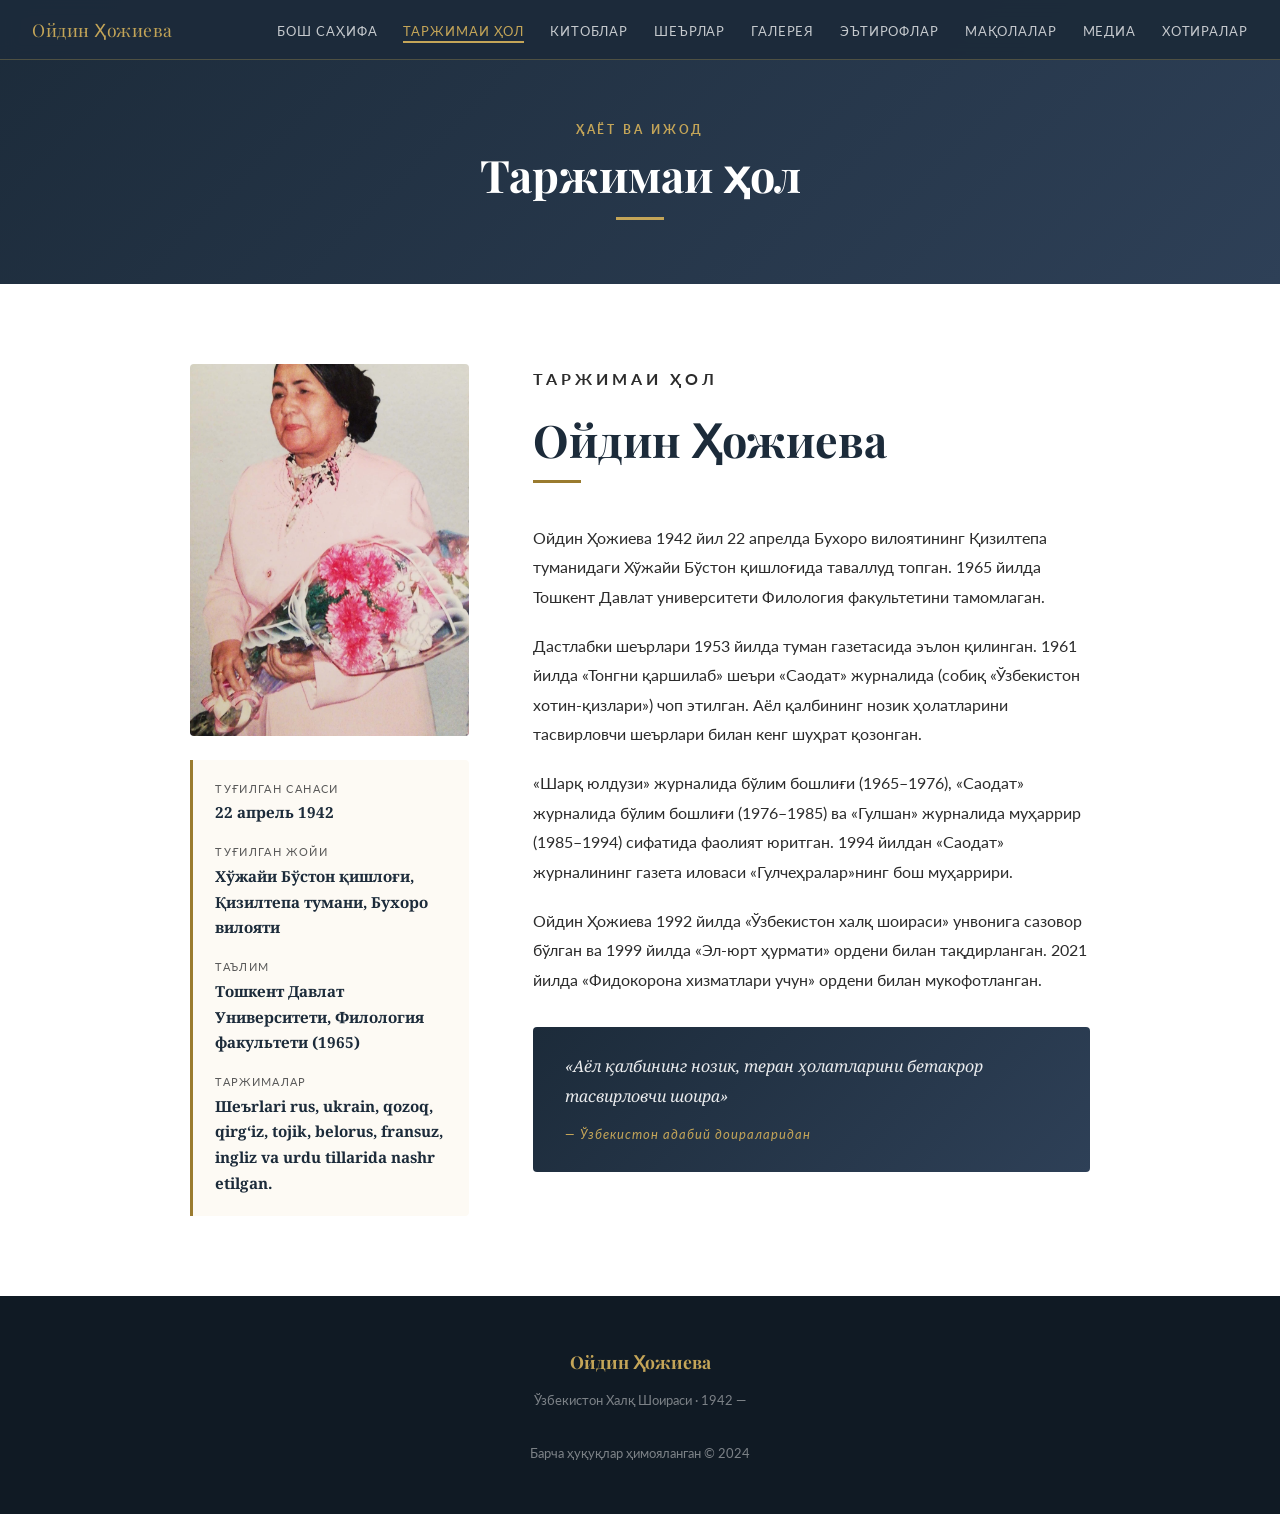
<file: biography.html>
<!DOCTYPE html>
<html lang="uz">
<head>
  <meta charset="UTF-8" />
  <meta name="viewport" content="width=device-width, initial-scale=1.0" />
  <title>Таржимаи ҳол — Ойдин Ҳожиева</title>
  <link rel="preconnect" href="https://fonts.googleapis.com" />
  <link rel="preconnect" href="https://fonts.gstatic.com" crossorigin />
  <link href="https://fonts.googleapis.com/css2?family=Playfair+Display:ital,wght@0,400;0,700;1,400;1,700&family=Noto+Serif:ital,wght@0,400;0,700;1,400&family=Lato:wght@300;400;700&display=swap" rel="stylesheet" />
  <link rel="stylesheet" href="style.css" />
</head>
<body>

  <nav>
    <a href="index.html" class="nav-brand">Ойдин Ҳожиева</a>
    <ul class="nav-links">
      <li><a href="index.html">Бош саҳифа</a></li>
      <li><a href="biography.html" class="active">Таржимаи ҳол</a></li>
      <li><a href="books.html">Китоблар</a></li>
      <li><a href="poems.html">Шеърлар</a></li>
      <li><a href="gallery.html">Галерея</a></li>
      <li><a href="tributes.html">Эътирофлар</a></li>
      <li><a href="interviews.html">Мақолалар</a></li>
      <li><a href="media.html">Медиа</a></li>
      <li><a href="memories.html">Хотиралар</a></li>
    </ul>
  </nav>

  <div class="page-header">
    <p class="section-label">Ҳаёт ва ижод</p>
    <h1 class="section-title">Таржимаи ҳол</h1>
    <div class="section-divider"></div>
  </div>

  <section style="background: var(--white);">
    <div class="container">
      <div class="bio-grid">

        <!-- Sidebar -->
        <div class="bio-sidebar">
          <!-- TO ADD A PHOTO: replace "photos/portraits/oydin.jpg" with your photo file name
               and make sure the photo file is saved in the photos/portraits/ folder -->
          <img class="bio-photo" id="bio-photo-img" src="photos/portraits/oydin.jpg"
               alt="Ойдин Ҳожиева"
               onload="document.getElementById('photo-placeholder').style.display='none';"
               onerror="this.style.display='none'; document.getElementById('photo-placeholder').style.display='flex';" />
          <div class="bio-photo-placeholder" id="photo-placeholder"
               onclick="document.getElementById('photo-upload').click()" title="Расм қўшиш учун босинг">
            <span class="icon">🖼</span>
            Расм қўшиш учун<br>шу ерга босинг
          </div>
          <input type="file" id="photo-upload" accept="image/*" style="display:none" onchange="loadPhoto(event)" />

          <div class="bio-stats">
            <div class="bio-stat">
              <span class="bio-stat-label">Туғилган санаси</span>
              <span class="bio-stat-value">22 апрель 1942</span>
            </div>
            <div class="bio-stat">
              <span class="bio-stat-label">Туғилган жойи</span>
              <span class="bio-stat-value">Хўжайи Бўстон қишлоғи, Қизилтепа тумани, Бухоро вилояти</span>
            </div>
            <div class="bio-stat">
              <span class="bio-stat-label">Таълим</span>
              <span class="bio-stat-value">Тошкент Давлат Университети, Филология факультети (1965)</span>
            </div>
            <div class="bio-stat">
              <span class="bio-stat-label">Таржималар</span>
              <span class="bio-stat-value">Шеъrlari rus, ukrain, qozoq, qirgʻiz, tojik, belorus, fransuz, ingliz va urdu tillarida nashr etilgan.</span>
            </div>
          </div>
        </div>

        <!-- Content -->
        <div class="bio-content">
          <p class="section-label">Таржимаи ҳол</p>
          <h2 class="section-title">Ойдин Ҳожиева</h2>
          <div class="section-divider"></div>

          <p>
            Ойдин Ҳожиева 1942 йил 22 апрелда Бухоро вилоятининг Қизилтепа туманидаги
            Хўжайи Бўстон қишлоғида таваллуд топган. 1965 йилда Тошкент Давлат университети
            Филология факультетини тамомлаган.
          </p>

          <p>
            Дастлабки шеърлари 1953 йилда туман газетасида эълон қилинган. 1961 йилда
            «Тонгни қаршилаб» шеъри «Саодат» журналида (собиқ «Ўзбекистон хотин-қизлари»)
            чоп этилган. Аёл қалбининг нозик ҳолатларини тасвирловчи шеърлари билан
            кенг шуҳрат қозонган.
          </p>

          <p>
            «Шарқ юлдузи» журналида бўлим бошлиғи (1965–1976), «Саодат» журналида
            бўлим бошлиғи (1976–1985) ва «Гулшан» журналида муҳаррир (1985–1994)
            сифатида фаолият юритган. 1994 йилдан «Саодат» журналининг газета
            иловаси «Гулчеҳралар»нинг бош муҳаррири.
          </p>

          <p>
            Ойдин Ҳожиева 1992 йилда «Ўзбекистон халқ шоираси» унвонига сазовор бўлган
            ва 1999 йилда «Эл-юрт ҳурмати» ордени билан тақдирланган. 2021 йилда
            «Фидокорона хизматлари учун» ордени билан мукофотланган.
          </p>

          <div class="highlight-box">
            <p>«Аёл қалбининг нозик, теран ҳолатларини бетакрор тасвирловчи шоира»</p>
            <cite>— Ўзбекистон адабий доираларидан</cite>
          </div>
        </div>

      </div>
    </div>
  </section>

  <footer>
    <strong>Ойдин Ҳожиева</strong>
    Ўзбекистон Халқ Шоираси · 1942 —
    <br><br>
    Барча ҳуқуқлар ҳимояланган © 2024
  </footer>

  <script>
    function loadPhoto(event) {
      const file = event.target.files[0];
      if (!file) return;
      const reader = new FileReader();
      reader.onload = function(e) {
        const img = document.getElementById('bio-photo-img');
        img.src = e.target.result;
        img.style.display = 'block';
        document.getElementById('photo-placeholder').style.display = 'none';
      };
      reader.readAsDataURL(file);
    }

    // Show placeholder if photo file not found
    window.addEventListener('load', function() {
      const img = document.getElementById('bio-photo-img');
      if (!img.complete || img.naturalWidth === 0) {
        img.style.display = 'none';
        document.getElementById('photo-placeholder').style.display = 'flex';
      }
    });
  </script>

</body>
</html>
</file>
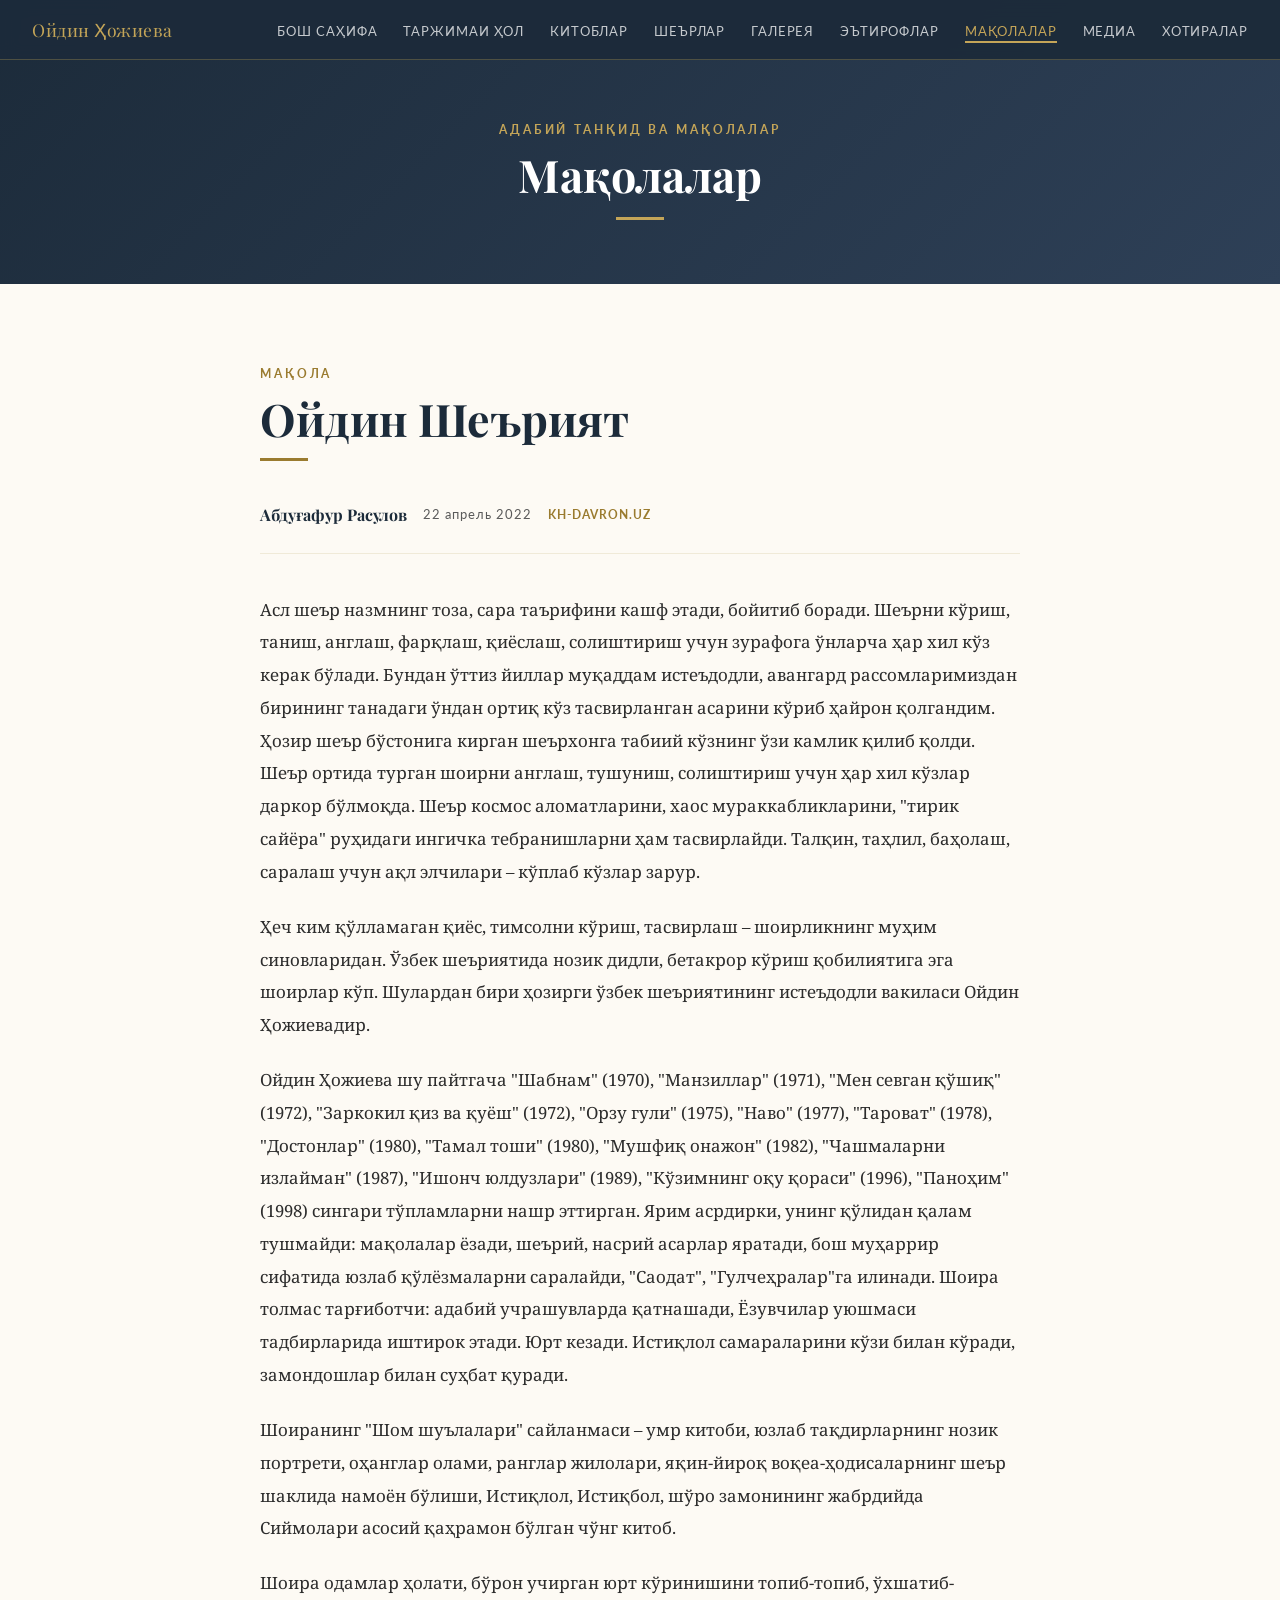
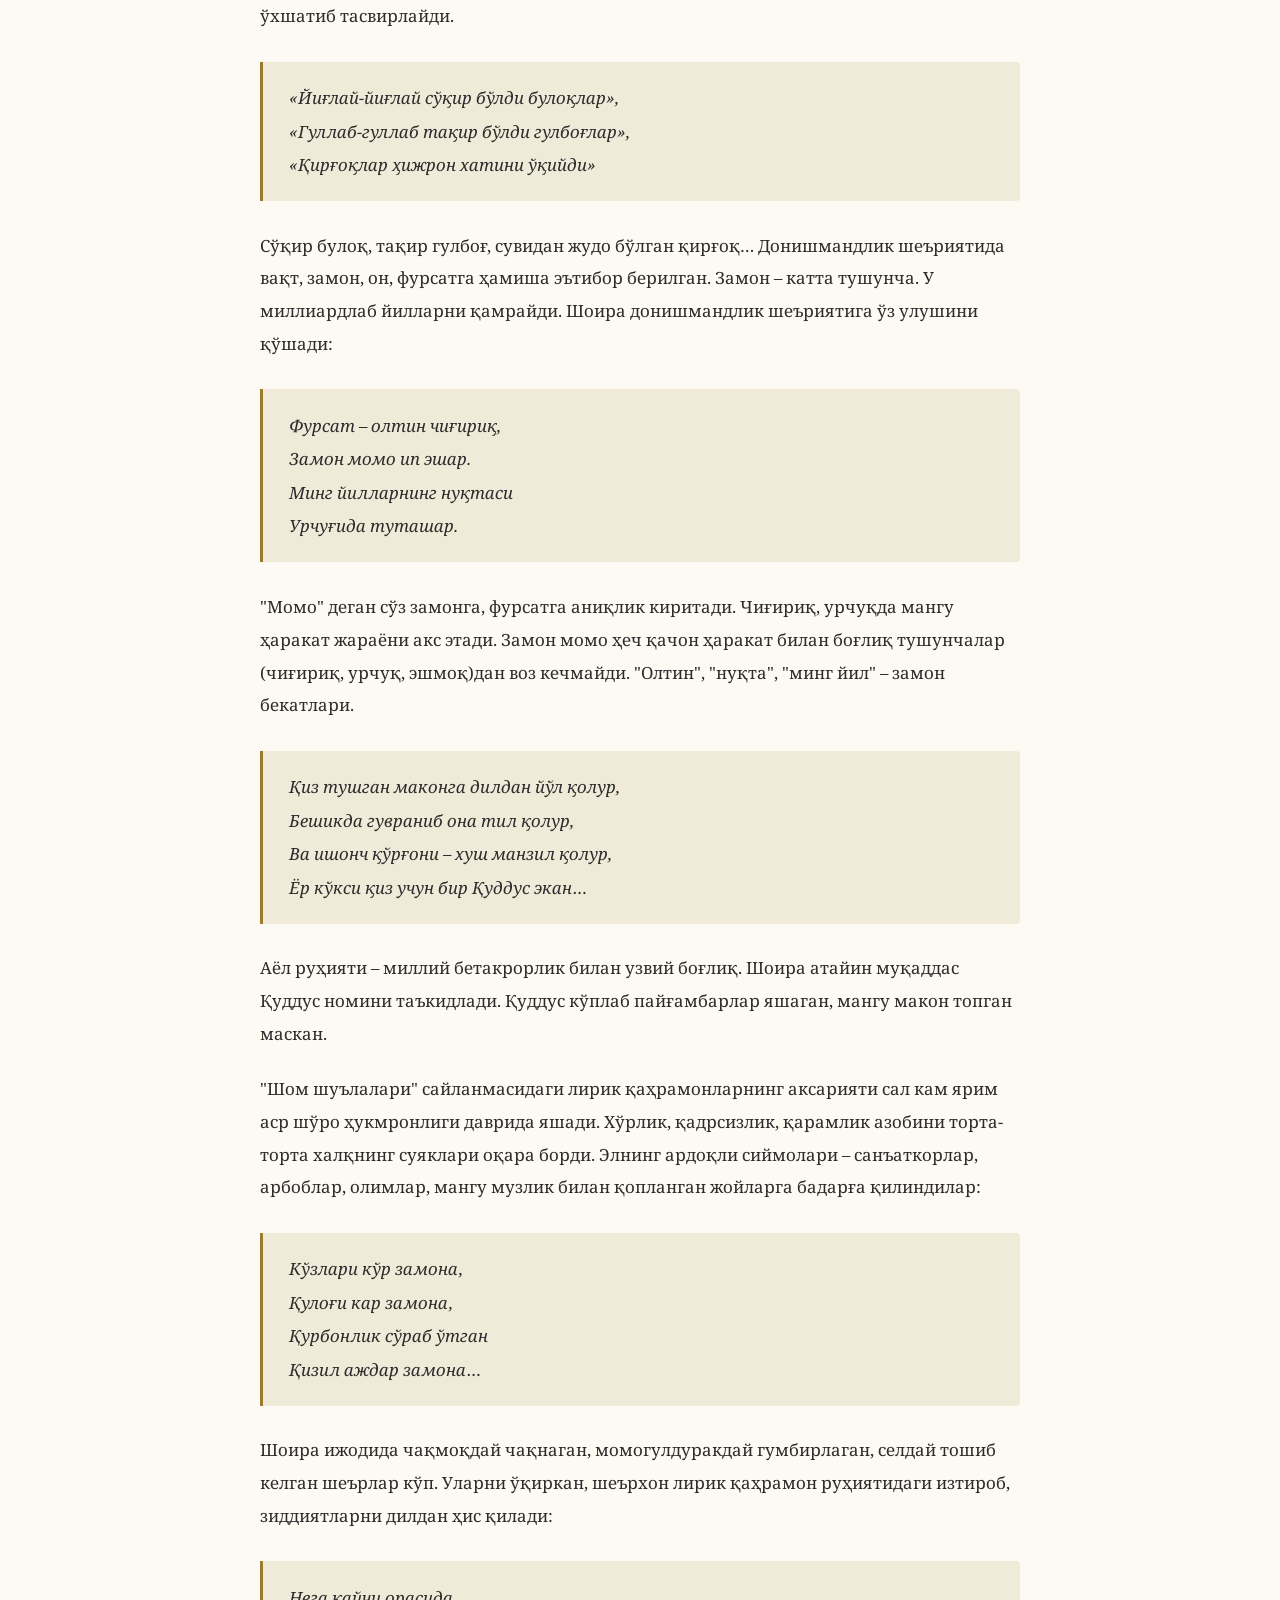
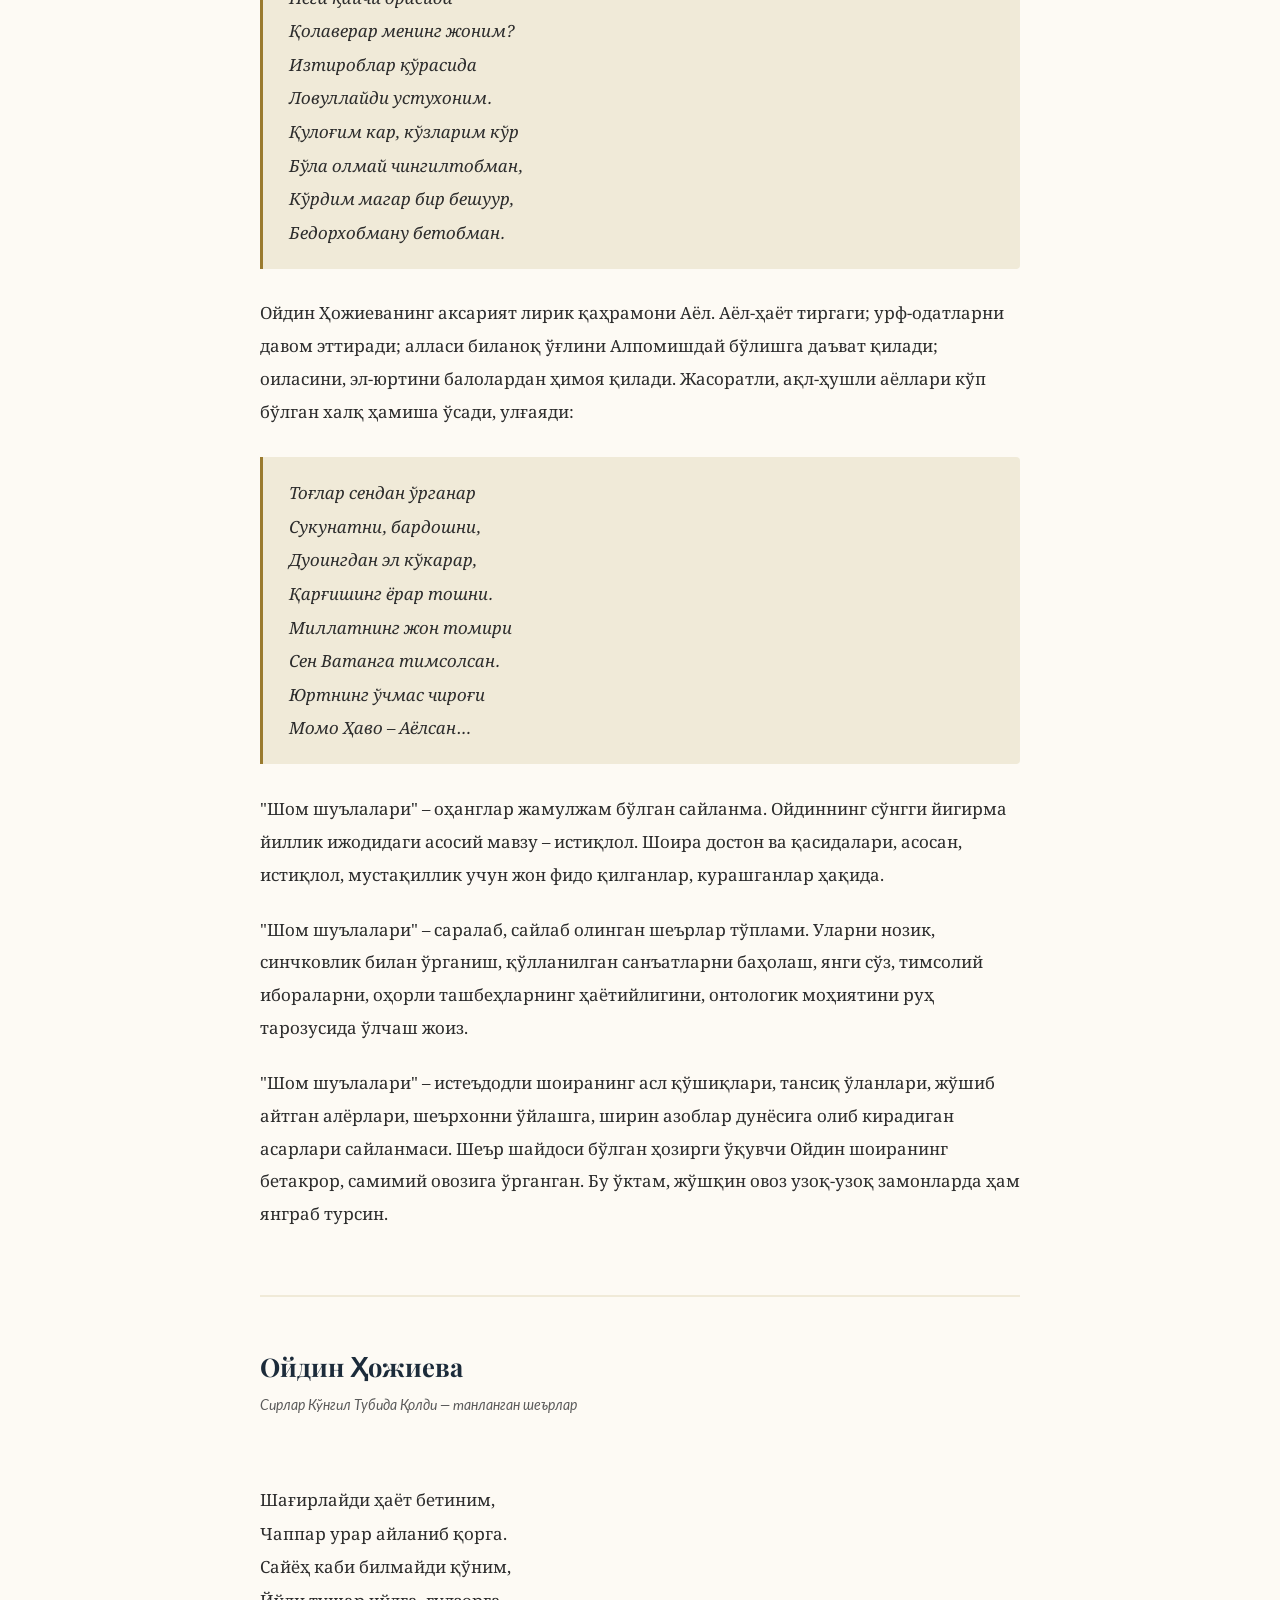
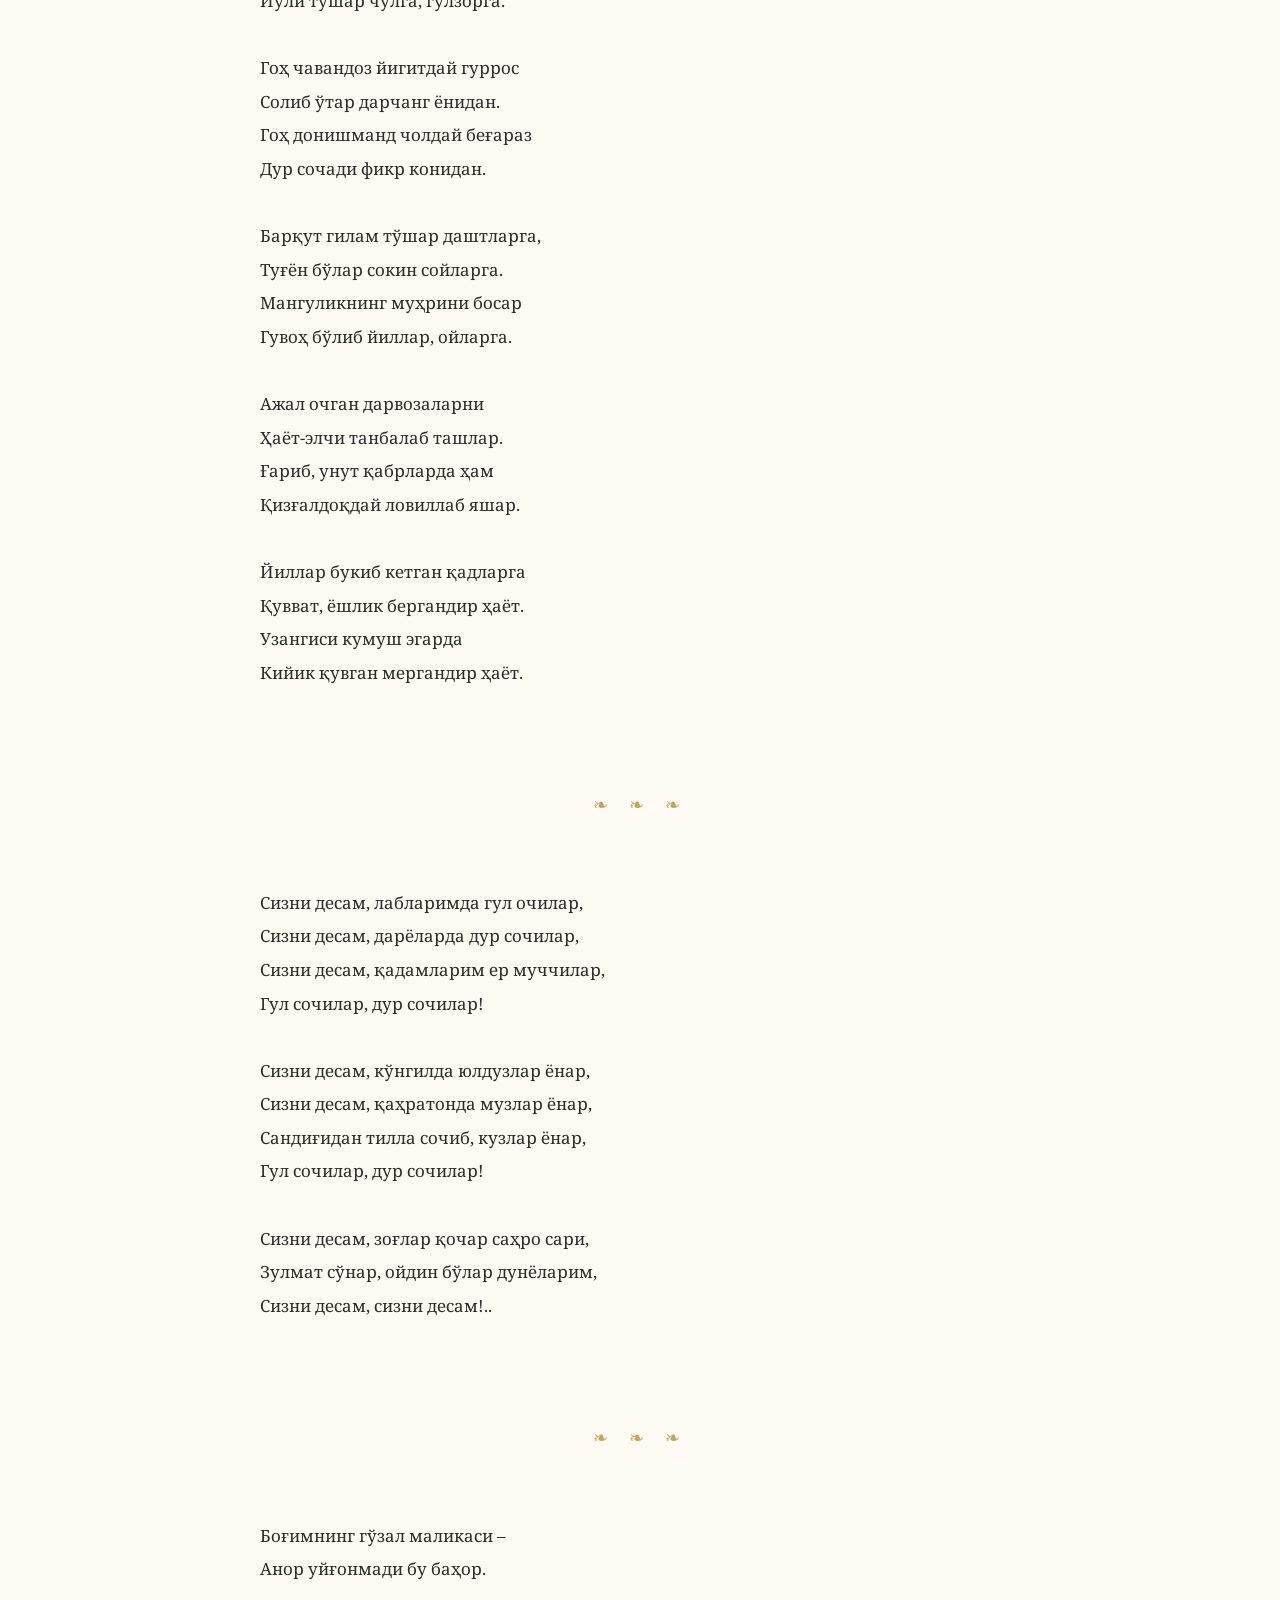
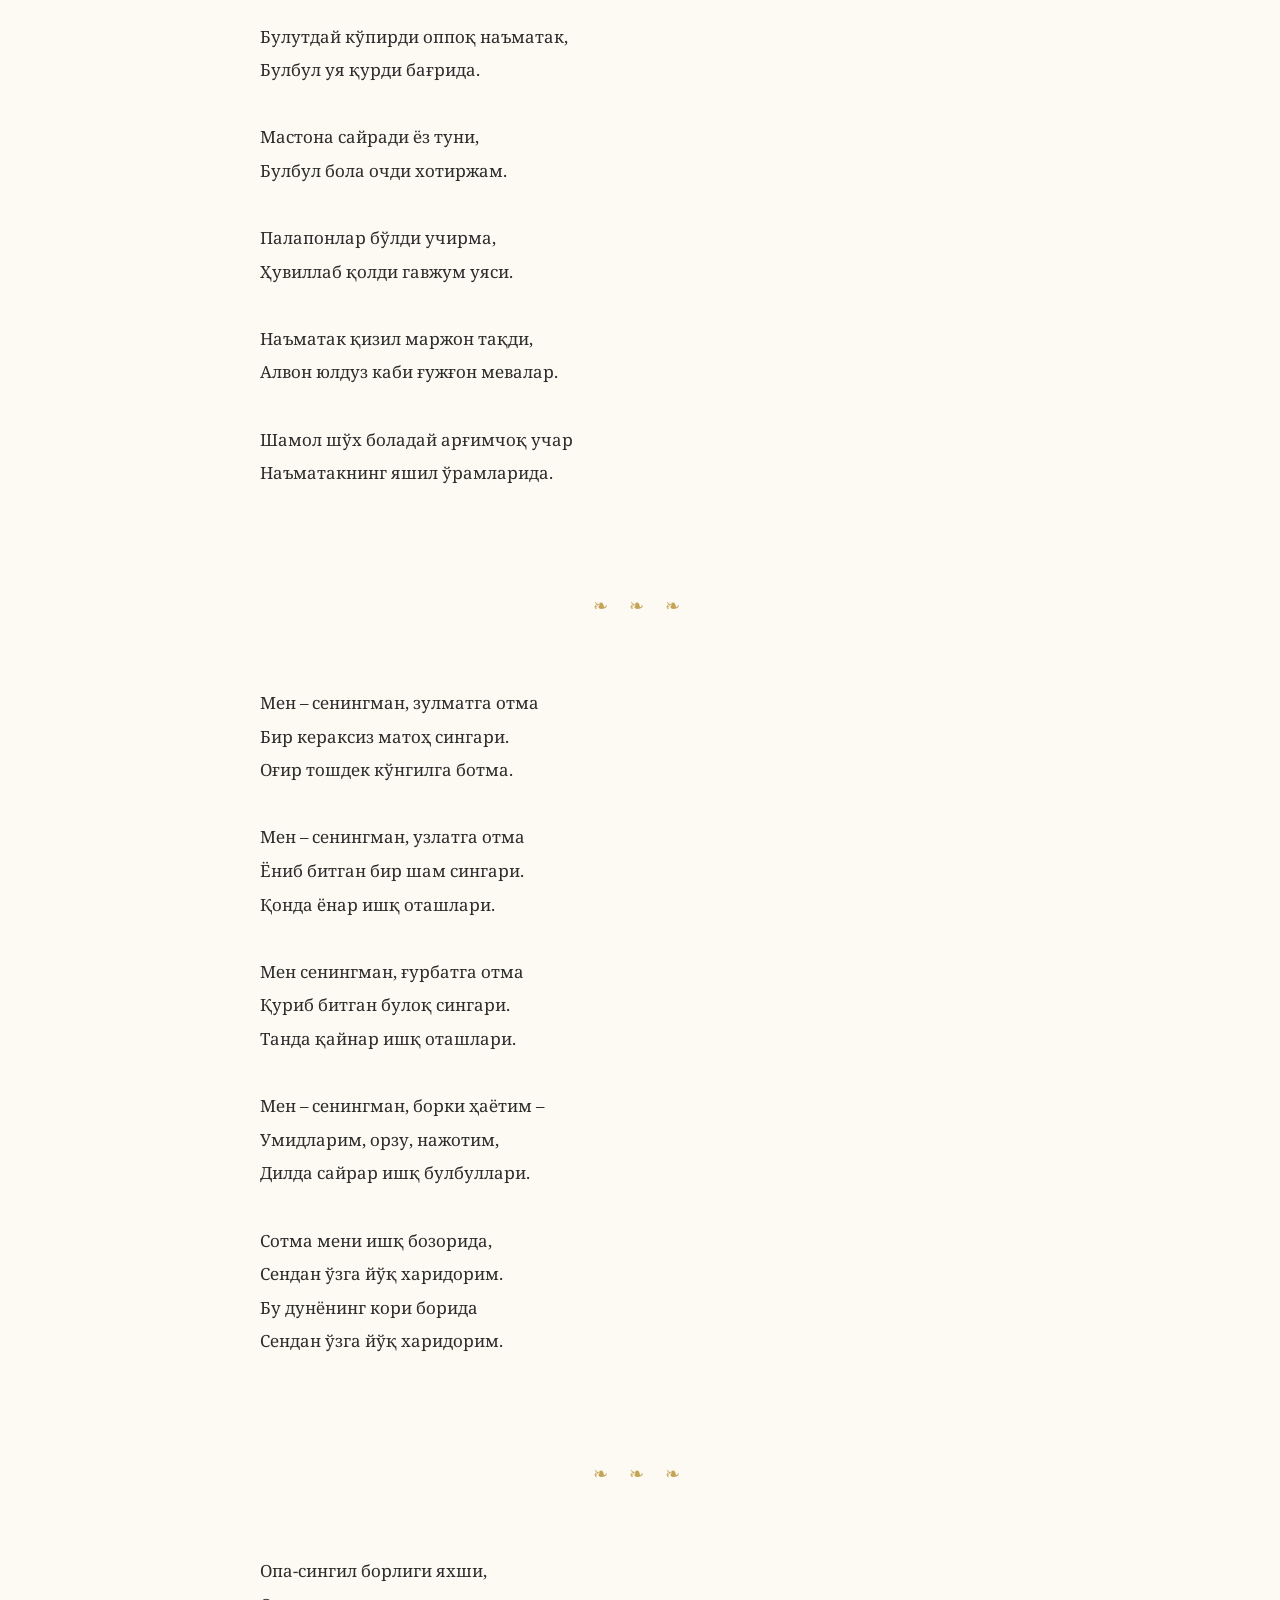
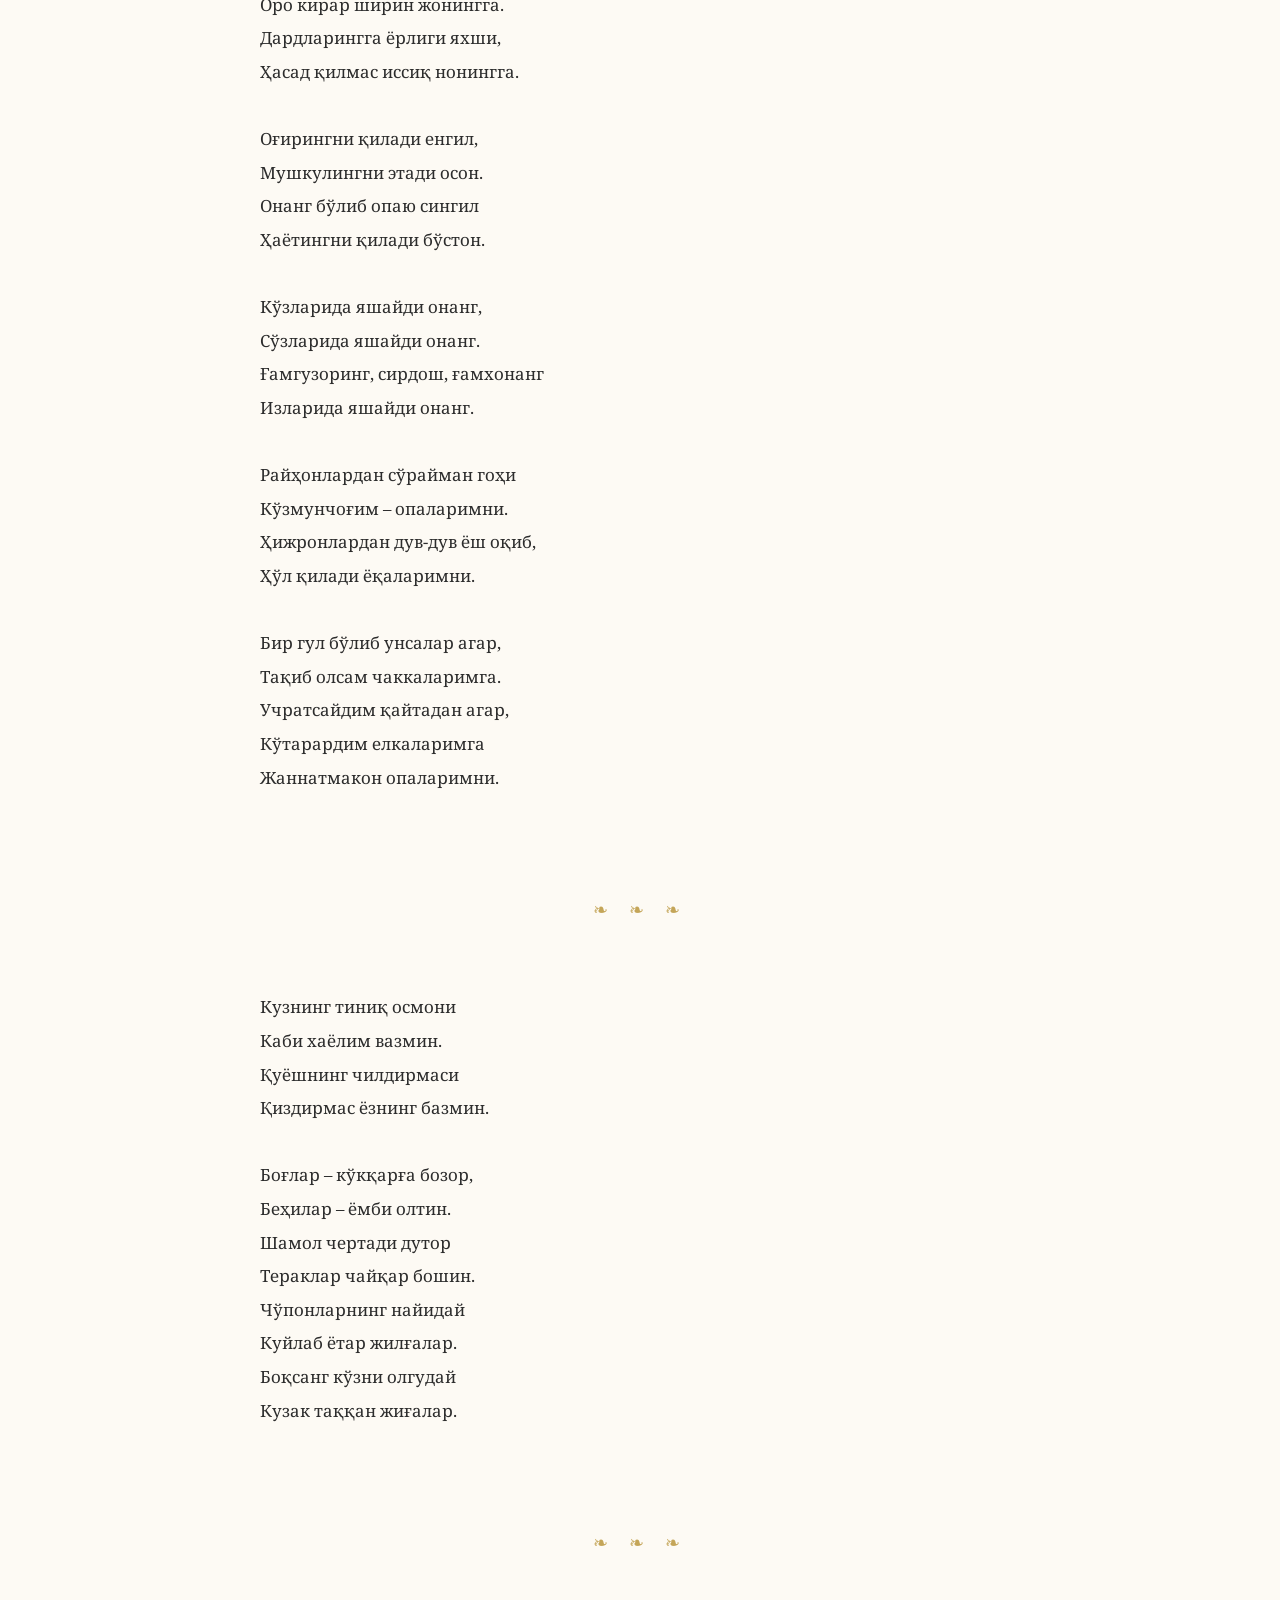
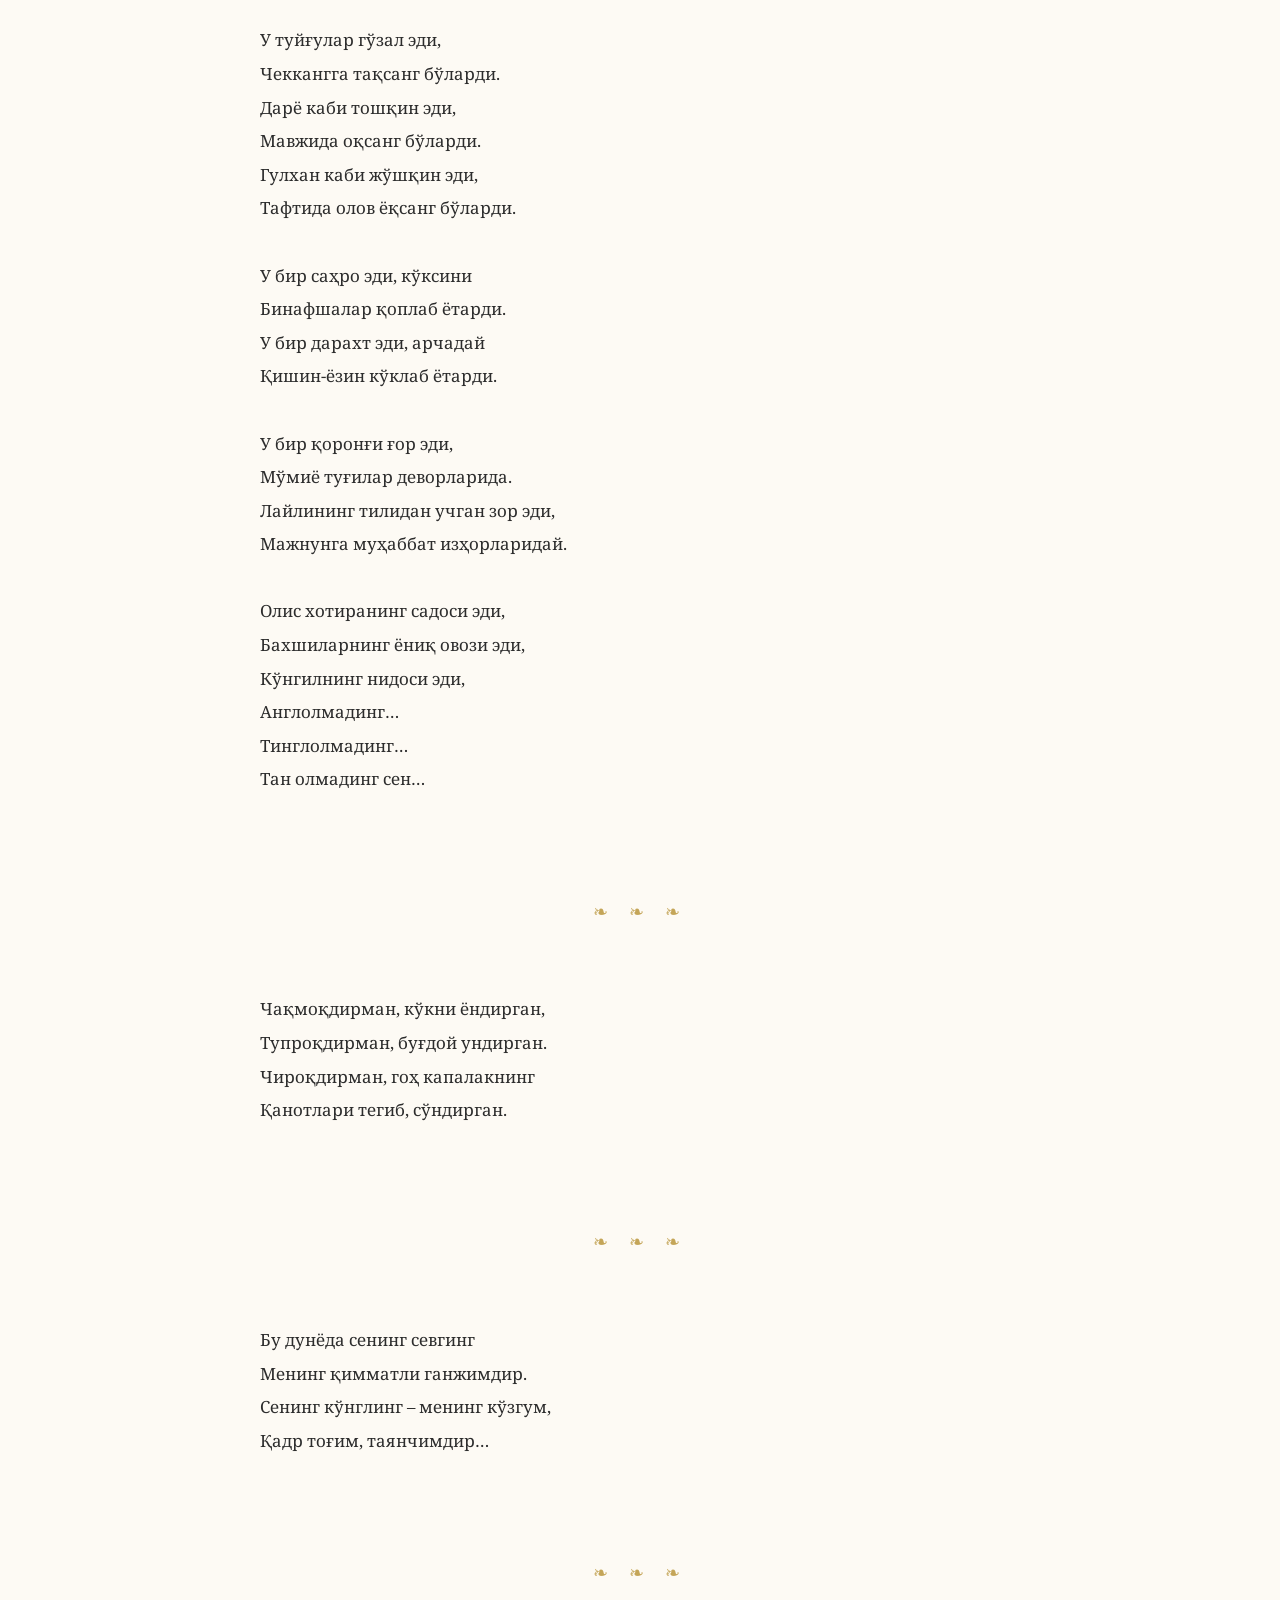
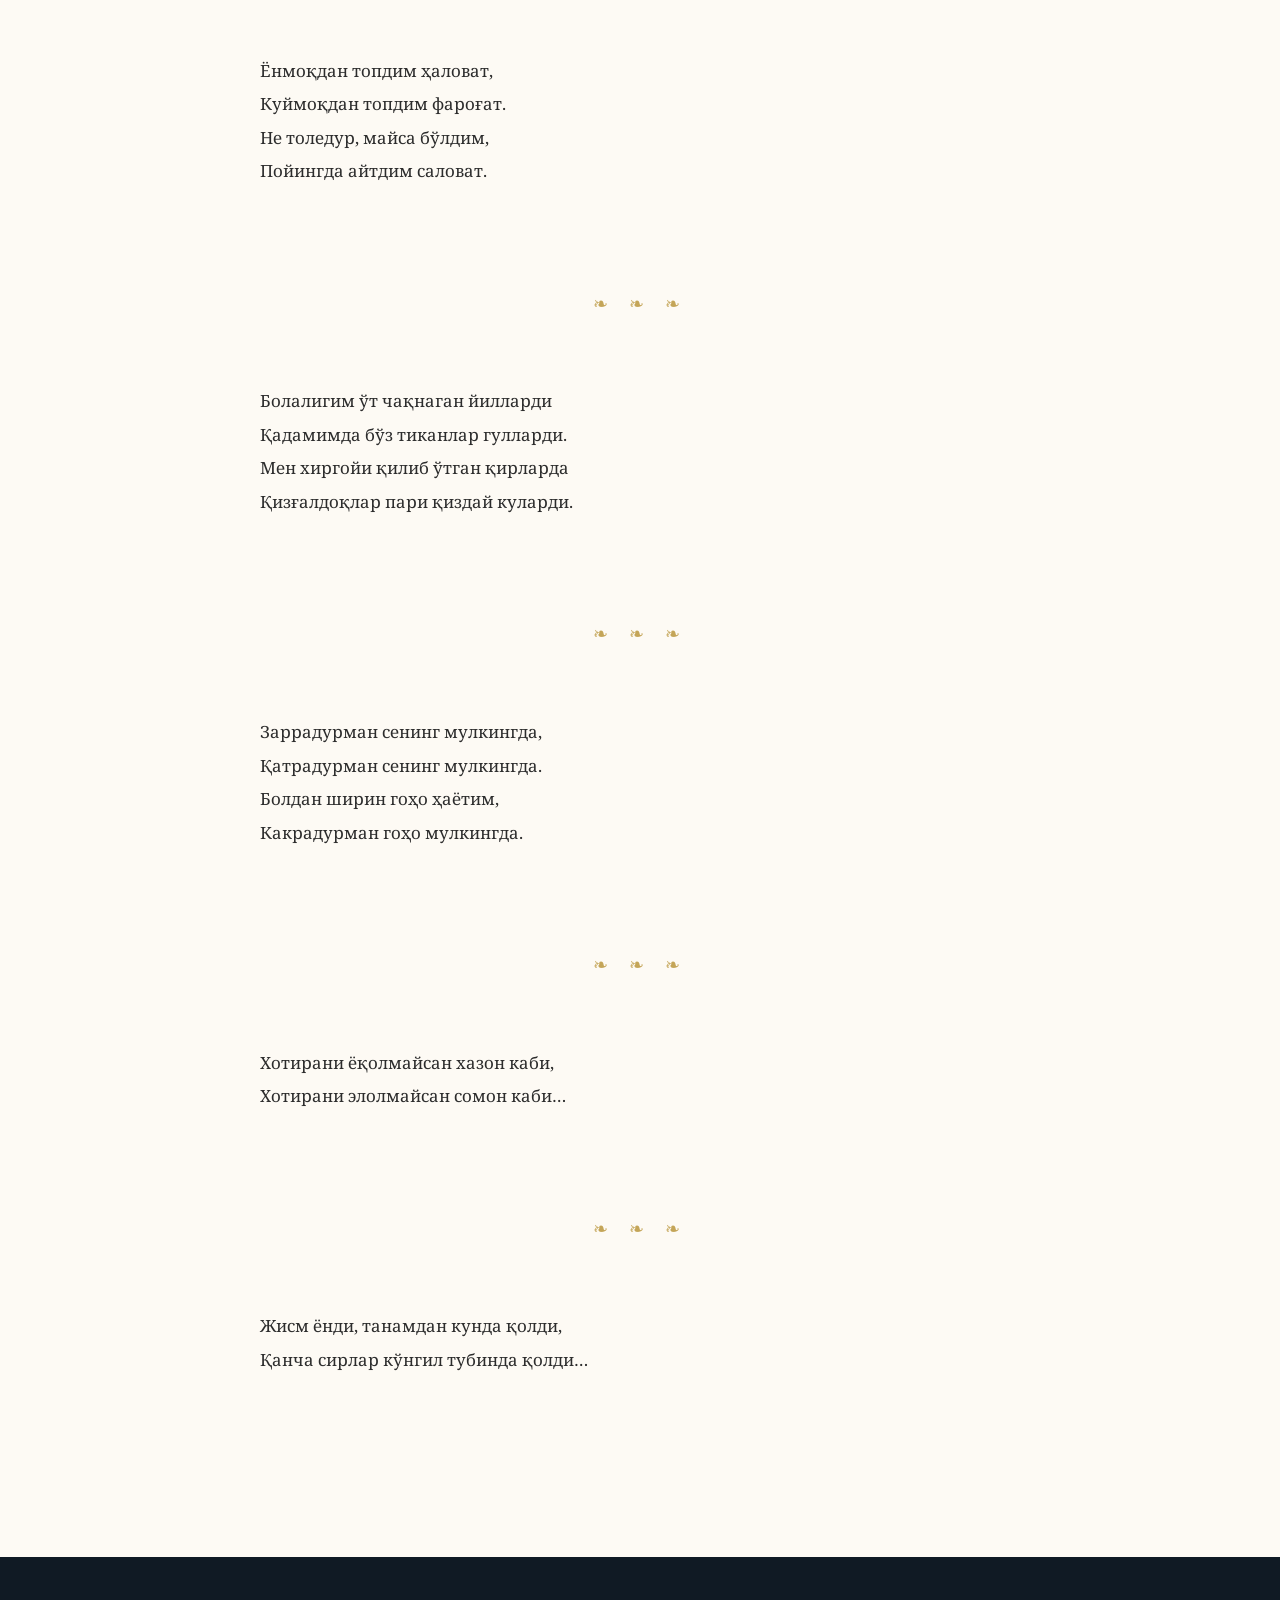
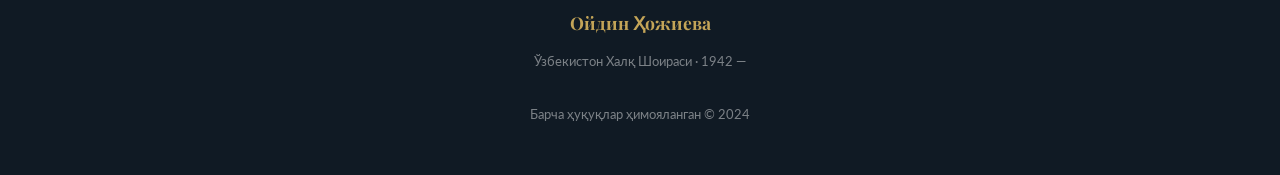
<file: interviews.html>
<!DOCTYPE html>
<html lang="uz">
<head>
  <meta charset="UTF-8" />
  <meta name="viewport" content="width=device-width, initial-scale=1.0" />
  <title>Мақолалар — Ойдин Ҳожиева</title>
  <link rel="preconnect" href="https://fonts.googleapis.com" />
  <link rel="preconnect" href="https://fonts.gstatic.com" crossorigin />
  <link href="https://fonts.googleapis.com/css2?family=Playfair+Display:ital,wght@0,400;0,700;1,400;1,700&family=Noto+Serif:ital,wght@0,400;0,700;1,400&family=Lato:wght@300;400;700&display=swap" rel="stylesheet" />
  <link rel="stylesheet" href="style.css" />
  <style>
    .article-wrap {
      max-width: 760px;
      margin: 0 auto;
    }

    .article-meta {
      display: flex;
      align-items: center;
      gap: 1rem;
      margin-bottom: 2.5rem;
      padding-bottom: 1.5rem;
      border-bottom: 1px solid var(--cream-dark);
      flex-wrap: wrap;
    }

    .article-author {
      font-family: 'Playfair Display', serif;
      font-size: 1.0rem;
      color: var(--navy);
      font-weight: 700;
    }

    .article-date {
      font-size: 0.8rem;
      color: var(--text-soft);
      letter-spacing: 0.08em;
    }

    .article-source {
      font-size: 0.78rem;
      color: var(--gold);
      font-weight: 700;
      letter-spacing: 0.08em;
      text-transform: uppercase;
    }

    .article-body {
      font-family: 'Noto Serif', serif;
      font-size: 1.05rem;
      line-height: 1.95;
      color: var(--text);
    }

    .article-body p {
      margin-bottom: 1.4rem;
    }

    .article-body .poem-block {
      background: var(--cream-dark);
      border-left: 3px solid var(--gold);
      padding: 1.2rem 1.6rem;
      margin: 1.8rem 0;
      border-radius: 0 var(--radius) var(--radius) 0;
      font-style: italic;
      line-height: 2;
      white-space: pre-line;
    }

    .poems-section {
      margin-top: 4rem;
      padding-top: 3rem;
      border-top: 2px solid var(--cream-dark);
    }

    .poems-section-title {
      font-family: 'Playfair Display', serif;
      font-size: 1.6rem;
      color: var(--navy);
      margin-bottom: 0.3rem;
    }

    .poems-section-subtitle {
      font-style: italic;
      color: var(--text-soft);
      font-size: 0.9rem;
      margin-bottom: 2rem;
    }

    .poem-entry {
      margin-bottom: 3rem;
    }

    .poem-entry .poem-body {
      font-family: 'Noto Serif', serif;
      font-size: 1.05rem;
      line-height: 2;
      color: var(--text);
      white-space: pre-line;
    }

    .poem-entry .poem-stanza {
      margin-bottom: 1.2rem;
    }

    .poem-divider {
      text-align: center;
      color: var(--gold-light);
      letter-spacing: 0.5rem;
      margin: 2rem 0;
      font-size: 1.1rem;
    }

    .back-link {
      display: inline-block;
      margin-bottom: 2rem;
      color: var(--gold);
      font-weight: 700;
      font-size: 0.85rem;
      text-decoration: none;
      letter-spacing: 0.08em;
      text-transform: uppercase;
    }
    .back-link:hover { color: var(--navy); }
  </style>
</head>
<body>

  <nav>
    <a href="index.html" class="nav-brand">Ойдин Ҳожиева</a>
    <ul class="nav-links">
      <li><a href="index.html">Бош саҳифа</a></li>
      <li><a href="biography.html">Таржимаи ҳол</a></li>
      <li><a href="books.html">Китоблар</a></li>
      <li><a href="poems.html">Шеърлар</a></li>
      <li><a href="gallery.html">Галерея</a></li>
      <li><a href="tributes.html">Эътирофлар</a></li>
      <li><a href="interviews.html" class="active">Мақолалар</a></li>
      <li><a href="media.html">Медиа</a></li>
      <li><a href="memories.html">Хотиралар</a></li>
    </ul>
  </nav>

  <div class="page-header">
    <p class="section-label">Адабий танқид ва мақолалар</p>
    <h1 class="section-title">Мақолалар</h1>
    <div class="section-divider"></div>
  </div>

  <section>
    <div class="container">

      <!-- =========================================================
           ЯНГИ МАҚОЛА ҚЎШИШ УЧУН: шу блокни кўчиринг ва
           матн, муаллиф, сана маълумотларини тўлдиринг
      ========================================================= -->

      <!-- ARTICLE 1 -->
      <div class="article-wrap">

        <p class="section-label">Мақола</p>
        <h2 class="section-title" style="color: var(--navy);">Ойдин Шеърият</h2>
        <div class="section-divider"></div>

        <div class="article-meta">
          <span class="article-author">Абдуғафур Расулов</span>
          <span class="article-date">22 апрель 2022</span>
          <span class="article-source">kh-davron.uz</span>
        </div>

        <div class="article-body">

          <p>Асл шеър назмнинг тоза, сара таърифини кашф этади, бойитиб боради. Шеърни кўриш, таниш, англаш, фарқлаш, қиёслаш, солиштириш учун зурафога ўнларча ҳар хил кўз керак бўлади. Бундан ўттиз йиллар муқаддам истеъдодли, авангард рассомларимиздан бирининг танадаги ўндан ортиқ кўз тасвирланган асарини кўриб ҳайрон қолгандим. Ҳозир шеър бўстонига кирган шеърхонга табиий кўзнинг ўзи камлик қилиб қолди. Шеър ортида турган шоирни англаш, тушуниш, солиштириш учун ҳар хил кўзлар даркор бўлмоқда. Шеър космос аломатларини, хаос мураккабликларини, "тирик сайёра" руҳидаги ингичка тебранишларни ҳам тасвирлайди. Талқин, таҳлил, баҳолаш, саралаш учун ақл элчилари – кўплаб кўзлар зарур.</p>

          <p>Ҳеч ким қўлламаган қиёс, тимсолни кўриш, тасвирлаш – шоирликнинг муҳим синовларидан. Ўзбек шеъриятида нозик дидли, бетакрор кўриш қобилиятига эга шоирлар кўп. Шулардан бири ҳозирги ўзбек шеъриятининг истеъдодли вакиласи Ойдин Ҳожиевадир.</p>

          <p>Ойдин Ҳожиева шу пайтгача "Шабнам" (1970), "Манзиллар" (1971), "Мен севган қўшиқ" (1972), "Заркокил қиз ва қуёш" (1972), "Орзу гули" (1975), "Наво" (1977), "Тароват" (1978), "Достонлар" (1980), "Тамал тоши" (1980), "Мушфиқ онажон" (1982), "Чашмаларни излайман" (1987), "Ишонч юлдузлари" (1989), "Кўзимнинг оқу қораси" (1996), "Паноҳим" (1998) сингари тўпламларни нашр эттирган. Ярим асрдирки, унинг қўлидан қалам тушмайди: мақолалар ёзади, шеърий, насрий асарлар яратади, бош муҳаррир сифатида юзлаб қўлёзмаларни саралайди, "Саодат", "Гулчеҳралар"га илинади. Шоира толмас тарғиботчи: адабий учрашувларда қатнашади, Ёзувчилар уюшмаси тадбирларида иштирок этади. Юрт кезади. Истиқлол самараларини кўзи билан кўради, замондошлар билан суҳбат қуради.</p>

          <p>Шоиранинг "Шом шуълалари" сайланмаси – умр китоби, юзлаб тақдирларнинг нозик портрети, оҳанглар олами, ранглар жилолари, яқин-йироқ воқеа-ҳодисаларнинг шеър шаклида намоён бўлиши, Истиқлол, Истиқбол, шўро замонининг жабрдийда Сиймолари асосий қаҳрамон бўлган чўнг китоб.</p>

          <p>Шоира одамлар ҳолати, бўрон учирган юрт кўринишини топиб-топиб, ўхшатиб-ўхшатиб тасвирлайди.</p>

          <div class="poem-block">«Йиғлай-йиғлай сўқир бўлди булоқлар»,
«Гуллаб-гуллаб тақир бўлди гулбоғлар»,
«Қирғоқлар ҳижрон хатини ўқийди»</div>

          <p>Сўқир булоқ, тақир гулбоғ, сувидан жудо бўлган қирғоқ… Донишмандлик шеъриятида вақт, замон, он, фурсатга ҳамиша эътибор берилган. Замон – катта тушунча. У миллиардлаб йилларни қамрайди. Шоира донишмандлик шеъриятига ўз улушини қўшади:</p>

          <div class="poem-block">Фурсат – олтин чиғириқ,
Замон момо ип эшар.
Минг йилларнинг нуқтаси
Урчуғида туташар.</div>

          <p>"Момо" деган сўз замонга, фурсатга аниқлик киритади. Чиғириқ, урчуқда мангу ҳаракат жараёни акс этади. Замон момо ҳеч қачон ҳаракат билан боғлиқ тушунчалар (чиғириқ, урчуқ, эшмоқ)дан воз кечмайди. "Олтин", "нуқта", "минг йил" – замон бекатлари.</p>

          <div class="poem-block">Қиз тушган маконга дилдан йўл қолур,
Бешикда гувраниб она тил қолур,
Ва ишонч қўрғони – хуш манзил қолур,
Ёр кўкси қиз учун бир Қуддус экан…</div>

          <p>Аёл руҳияти – миллий бетакрорлик билан узвий боғлиқ. Шоира атайин муқаддас Қуддус номини таъкидлади. Қуддус кўплаб пайғамбарлар яшаган, мангу макон топган маскан.</p>

          <p>"Шом шуълалари" сайланмасидаги лирик қаҳрамонларнинг аксарияти сал кам ярим аср шўро ҳукмронлиги даврида яшади. Хўрлик, қадрсизлик, қарамлик азобини торта-торта халқнинг суяклари оқара борди. Элнинг ардоқли сиймолари – санъаткорлар, арбоблар, олимлар, мангу музлик билан қопланган жойларга бадарға қилиндилар:</p>

          <div class="poem-block">Кўзлари кўр замона,
Қулоғи кар замона,
Қурбонлик сўраб ўтган
Қизил аждар замона…</div>

          <p>Шоира ижодида чақмоқдай чақнаган, момогулдуракдай гумбирлаган, селдай тошиб келган шеърлар кўп. Уларни ўқиркан, шеърхон лирик қаҳрамон руҳиятидаги изтироб, зиддиятларни дилдан ҳис қилади:</p>

          <div class="poem-block">Нега қайчи орасида
Қолаверар менинг жоним?
Изтироблар қўрасида
Ловуллайди устухоним.
Қулоғим кар, кўзларим кўр
Бўла олмай чингилтобман,
Кўрдим магар бир бешуур,
Бедорхобману бетобман.</div>

          <p>Ойдин Ҳожиеванинг аксарият лирик қаҳрамони Аёл. Аёл-ҳаёт тиргаги; урф-одатларни давом эттиради; алласи биланоқ ўғлини Алпомишдай бўлишга даъват қилади; оиласини, эл-юртини балолардан ҳимоя қилади. Жасоратли, ақл-ҳушли аёллари кўп бўлган халқ ҳамиша ўсади, улғаяди:</p>

          <div class="poem-block">Тоғлар сендан ўрганар
Сукунатни, бардошни,
Дуоингдан эл кўкарар,
Қарғишинг ёрар тошни.
Миллатнинг жон томири
Сен Ватанга тимсолсан.
Юртнинг ўчмас чироғи
Момо Ҳаво – Аёлсан…</div>

          <p>"Шом шуълалари" – оҳанглар жамулжам бўлган сайланма. Ойдиннинг сўнгги йигирма йиллик ижодидаги асосий мавзу – истиқлол. Шоира достон ва қасидалари, асосан, истиқлол, мустақиллик учун жон фидо қилганлар, курашганлар ҳақида.</p>

          <p>"Шом шуълалари" – саралаб, сайлаб олинган шеърлар тўплами. Уларни нозик, синчковлик билан ўрганиш, қўлланилган санъатларни баҳолаш, янги сўз, тимсолий ибораларни, оҳорли ташбеҳларнинг ҳаётийлигини, онтологик моҳиятини руҳ тарозусида ўлчаш жоиз.</p>

          <p>"Шом шуълалари" – истеъдодли шоиранинг асл қўшиқлари, тансиқ ўланлари, жўшиб айтган алёрлари, шеърхонни ўйлашга, ширин азоблар дунёсига олиб кирадиган асарлари сайланмаси. Шеър шайдоси бўлган ҳозирги ўқувчи Ойдин шоиранинг бетакрор, самимий овозига ўрганган. Бу ўктам, жўшқин овоз узоқ-узоқ замонларда ҳам янграб турсин.</p>

        </div>

        <!-- POEMS BY OYDIN HOJIYEVA -->
        <div class="poems-section">
          <h3 class="poems-section-title">Ойдин Ҳожиева</h3>
          <p class="poems-section-subtitle">Сирлар Кўнгил Тубида Қолди — танланган шеърлар</p>

          <div class="poem-entry">
            <div class="poem-body">
<div class="poem-stanza">Шағирлайди ҳаёт бетиним,
Чаппар урар айланиб қорга.
Сайёҳ каби билмайди қўним,
Йўли тушар чўлга, гулзорга.

Гоҳ чавандоз йигитдай гуррос
Солиб ўтар дарчанг ёнидан.
Гоҳ донишманд чолдай беғараз
Дур сочади фикр конидан.

Барқут гилам тўшар даштларга,
Туғён бўлар сокин сойларга.
Мангуликнинг муҳрини босар
Гувоҳ бўлиб йиллар, ойларга.

Ажал очган дарвозаларни
Ҳаёт-элчи танбалаб ташлар.
Ғариб, унут қабрларда ҳам
Қизғалдоқдай ловиллаб яшар.

Йиллар букиб кетган қадларга
Қувват, ёшлик бергандир ҳаёт.
Узангиси кумуш эгарда
Кийик қувган мергандир ҳаёт.</div>
            </div>
          </div>

          <div class="poem-divider">❧ ❧ ❧</div>

          <div class="poem-entry">
            <div class="poem-body">
<div class="poem-stanza">Сизни десам, лабларимда гул очилар,
Сизни десам, дарёларда дур сочилар,
Сизни десам, қадамларим ер муччилар,
Гул сочилар, дур сочилар!

Сизни десам, кўнгилда юлдузлар ёнар,
Сизни десам, қаҳратонда музлар ёнар,
Сандиғидан тилла сочиб, кузлар ёнар,
Гул сочилар, дур сочилар!

Сизни десам, зоғлар қочар саҳро сари,
Зулмат сўнар, ойдин бўлар дунёларим,
Сизни десам, сизни десам!..</div>
            </div>
          </div>

          <div class="poem-divider">❧ ❧ ❧</div>

          <div class="poem-entry">
            <div class="poem-body">
<div class="poem-stanza">Боғимнинг гўзал маликаси –
Анор уйғонмади бу баҳор.

Булутдай кўпирди оппоқ наъматак,
Булбул уя қурди бағрида.

Мастона сайради ёз туни,
Булбул бола очди хотиржам.

Палапонлар бўлди учирма,
Ҳувиллаб қолди гавжум уяси.

Наъматак қизил маржон тақди,
Алвон юлдуз каби ғужғон мевалар.

Шамол шўх боладай арғимчоқ учар
Наъматакнинг яшил ўрамларида.</div>
            </div>
          </div>

          <div class="poem-divider">❧ ❧ ❧</div>

          <div class="poem-entry">
            <div class="poem-body">
<div class="poem-stanza">Мен – сенингман, зулматга отма
Бир кераксиз матоҳ сингари.
Оғир тошдек кўнгилга ботма.

Мен – сенингман, узлатга отма
Ёниб битган бир шам сингари.
Қонда ёнар ишқ оташлари.

Мен cенингман, ғурбатга отма
Қуриб битган булоқ сингари.
Танда қайнар ишқ оташлари.

Мен – сенингман, борки ҳаётим –
Умидларим, орзу, нажотим,
Дилда сайрар ишқ булбуллари.

Сотма мени ишқ бозорида,
Сендан ўзга йўқ харидорим.
Бу дунёнинг кори борида
Сендан ўзга йўқ харидорим.</div>
            </div>
          </div>

          <div class="poem-divider">❧ ❧ ❧</div>

          <div class="poem-entry">
            <div class="poem-body">
<div class="poem-stanza">Опа-сингил борлиги яхши,
Оро кирар ширин жонингга.
Дардларингга ёрлиги яхши,
Ҳасад қилмас иссиқ нонингга.

Оғирингни қилади енгил,
Мушкулингни этади осон.
Онанг бўлиб опаю сингил
Ҳаётингни қилади бўстон.

Кўзларида яшайди онанг,
Сўзларида яшайди онанг.
Ғамгузоринг, сирдош, ғамхонанг
Изларида яшайди онанг.

Райҳонлардан сўрайман гоҳи
Кўзмунчоғим – опаларимни.
Ҳижронлардан дув-дув ёш оқиб,
Ҳўл қилади ёқаларимни.

Бир гул бўлиб унсалар агар,
Тақиб олсам чаккаларимга.
Учратсайдим қайтадан агар,
Кўтарардим елкаларимга
Жаннатмакон опаларимни.</div>
            </div>
          </div>

          <div class="poem-divider">❧ ❧ ❧</div>

          <div class="poem-entry">
            <div class="poem-body">
<div class="poem-stanza">Кузнинг тиниқ осмони
Каби хаёлим вазмин.
Қуёшнинг чилдирмаси
Қиздирмас ёзнинг базмин.

Боғлар – кўкқарға бозор,
Беҳилар – ёмби олтин.
Шамол чертади дутор
Тераклар чайқар бошин.
Чўпонларнинг найидай
Куйлаб ётар жилғалар.
Боқсанг кўзни олгудай
Кузак таққан жиғалар.</div>
            </div>
          </div>

          <div class="poem-divider">❧ ❧ ❧</div>

          <div class="poem-entry">
            <div class="poem-body">
<div class="poem-stanza">У туйғулар гўзал эди,
Чеккангга тақсанг бўларди.
Дарё каби тошқин эди,
Мавжида оқсанг бўларди.
Гулхан каби жўшқин эди,
Тафтида олов ёқсанг бўларди.

У бир саҳро эди, кўксини
Бинафшалар қоплаб ётарди.
У бир дарахт эди, арчадай
Қишин-ёзин кўклаб ётарди.

У бир қоронғи ғор эди,
Мўмиё туғилар деворларида.
Лайлининг тилидан учган зор эди,
Мажнунга муҳаббат изҳорларидай.

Олис хотиранинг садоси эди,
Бахшиларнинг ёниқ овози эди,
Кўнгилнинг нидоси эди,
Англолмадинг…
Тинглолмадинг…
Тан олмадинг сен…</div>
            </div>
          </div>

          <div class="poem-divider">❧ ❧ ❧</div>

          <div class="poem-entry">
            <div class="poem-body">
<div class="poem-stanza">Чақмоқдирман, кўкни ёндирган,
Тупроқдирман, буғдой ундирган.
Чироқдирман, гоҳ капалакнинг
Қанотлари тегиб, сўндирган.</div>
            </div>
          </div>

          <div class="poem-divider">❧ ❧ ❧</div>

          <div class="poem-entry">
            <div class="poem-body">
<div class="poem-stanza">Бу дунёда сенинг севгинг
Менинг қимматли ганжимдир.
Сенинг кўнглинг – менинг кўзгум,
Қадр тоғим, таянчимдир…</div>
            </div>
          </div>

          <div class="poem-divider">❧ ❧ ❧</div>

          <div class="poem-entry">
            <div class="poem-body">
<div class="poem-stanza">Ёнмоқдан топдим ҳаловат,
Куймоқдан топдим фароғат.
Не толедур, майса бўлдим,
Пойингда айтдим саловат.</div>
            </div>
          </div>

          <div class="poem-divider">❧ ❧ ❧</div>

          <div class="poem-entry">
            <div class="poem-body">
<div class="poem-stanza">Болалигим ўт чақнаган йилларди
Қадамимда бўз тиканлар гулларди.
Мен хиргойи қилиб ўтган қирларда
Қизғалдоқлар пари қиздай куларди.</div>
            </div>
          </div>

          <div class="poem-divider">❧ ❧ ❧</div>

          <div class="poem-entry">
            <div class="poem-body">
<div class="poem-stanza">Заррадурман сенинг мулкингда,
Қатрадурман сенинг мулкингда.
Болдан ширин гоҳо ҳаётим,
Какрадурман гоҳо мулкингда.</div>
            </div>
          </div>

          <div class="poem-divider">❧ ❧ ❧</div>

          <div class="poem-entry">
            <div class="poem-body">
<div class="poem-stanza">Хотирани ёқолмайсан хазон каби,
Хотирани элолмайсан сомон каби…</div>
            </div>
          </div>

          <div class="poem-divider">❧ ❧ ❧</div>

          <div class="poem-entry">
            <div class="poem-body">
<div class="poem-stanza">Жисм ёнди, танамдан кунда қолди,
Қанча сирлар кўнгил тубинда қолди…</div>
            </div>
          </div>

        </div>
      </div>

    </div>
  </section>

  <footer>
    <strong>Ойдин Ҳожиева</strong>
    Ўзбекистон Халқ Шоираси · 1942 —
    <br><br>
    Барча ҳуқуқлар ҳимояланган © 2024
  </footer>

</body>
</html>
</file>
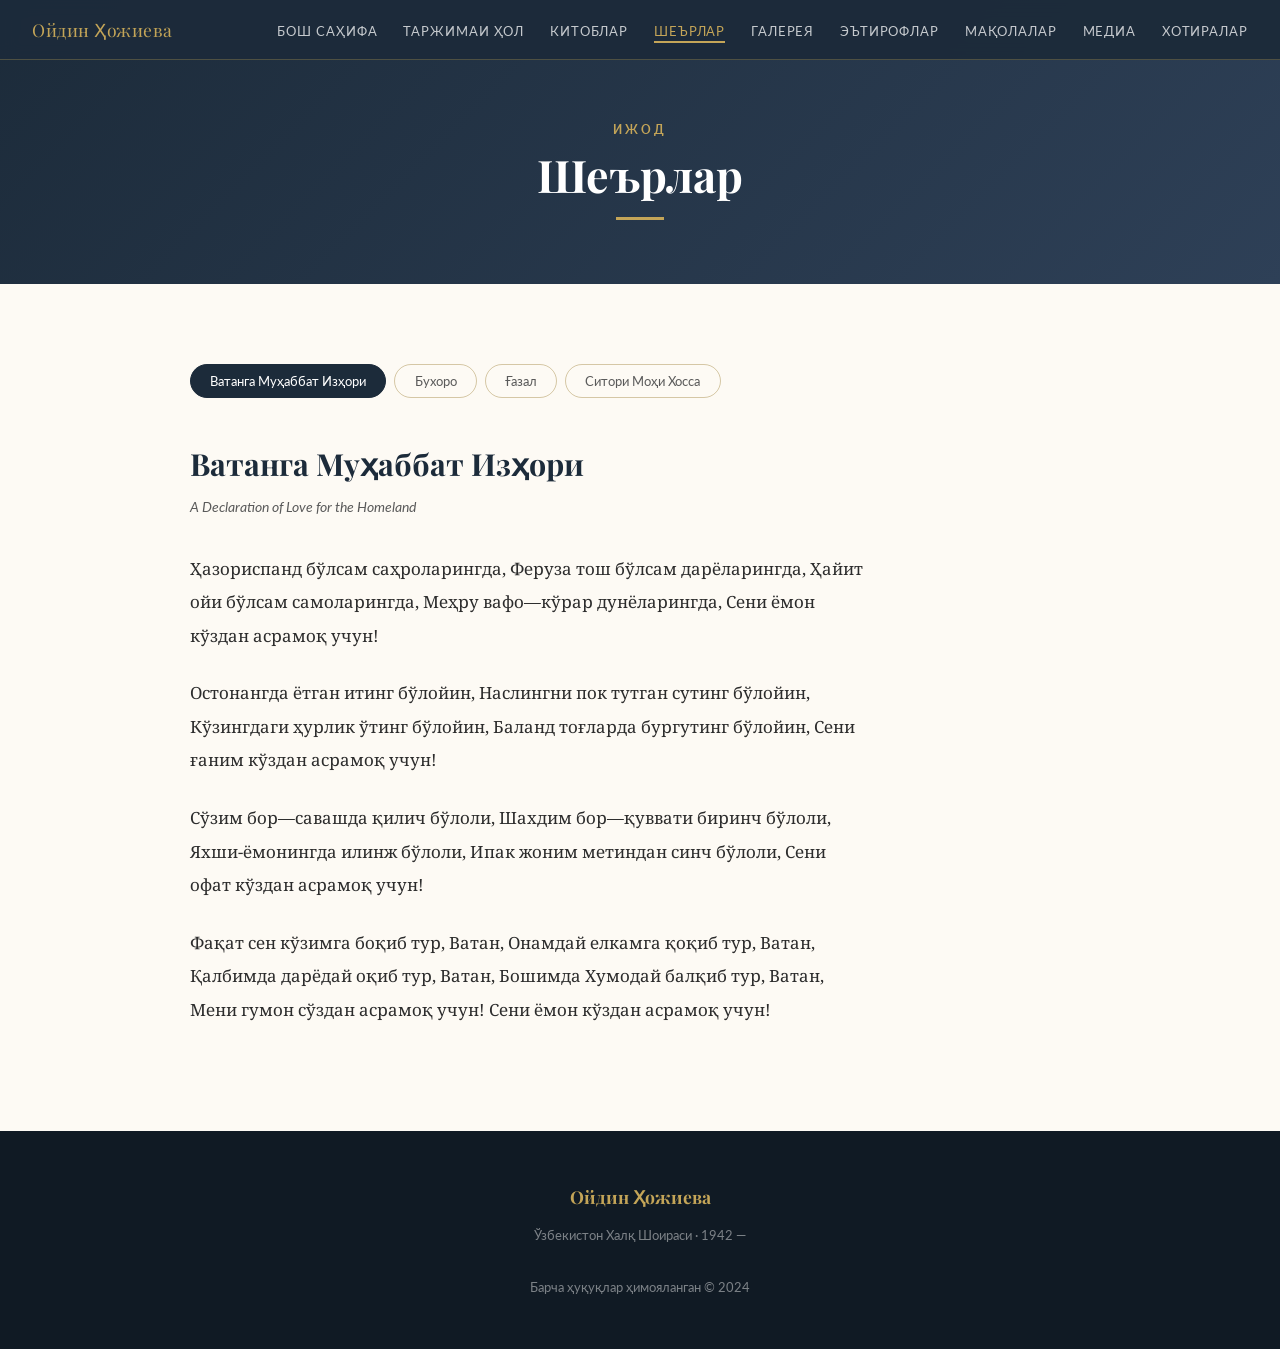
<file: poems.html>
<!DOCTYPE html>
<html lang="uz">
<head>
  <meta charset="UTF-8" />
  <meta name="viewport" content="width=device-width, initial-scale=1.0" />
  <title>Шеърлар — Ойдин Ҳожиева</title>
  <link rel="preconnect" href="https://fonts.googleapis.com" />
  <link rel="preconnect" href="https://fonts.gstatic.com" crossorigin />
  <link href="https://fonts.googleapis.com/css2?family=Playfair+Display:ital,wght@0,400;0,700;1,400;1,700&family=Noto+Serif:ital,wght@0,400;0,700;1,400&family=Lato:wght@300;400;700&display=swap" rel="stylesheet" />
  <link rel="stylesheet" href="style.css" />
</head>
<body>

  <nav>
    <a href="index.html" class="nav-brand">Ойдин Ҳожиева</a>
    <ul class="nav-links">
      <li><a href="index.html">Бош саҳифа</a></li>
      <li><a href="biography.html">Таржимаи ҳол</a></li>
      <li><a href="books.html">Китоблар</a></li>
      <li><a href="poems.html" class="active">Шеърлар</a></li>
      <li><a href="gallery.html">Галерея</a></li>
      <li><a href="tributes.html">Эътирофлар</a></li>
      <li><a href="interviews.html">Мақолалар</a></li>
      <li><a href="media.html">Медиа</a></li>
      <li><a href="memories.html">Хотиралар</a></li>
    </ul>
  </nav>

  <div class="page-header">
    <p class="section-label">Ижод</p>
    <h1 class="section-title">Шеърлар</h1>
    <div class="section-divider"></div>
  </div>

  <section>
    <div class="container">

      <!-- =========================================================
           ЯНГИ ШЕЪР ҚЎШИШ УЧУН: қуйидаги блокни кўчиринг ва
           .poems-tabs ичига button, .poems-panels ичига div қўшинг.
           Рақамни навбатдаги рақамга ўзгартиринг (poem-4, poem-5, ...).
      ========================================================= -->

      <div class="poems-tabs" id="poem-tabs">
        <button class="poem-tab active" onclick="showPoem(0, this)">Ватанга Муҳаббат Изҳори</button>
        <button class="poem-tab" onclick="showPoem(1, this)">Бухоро</button>
        <button class="poem-tab" onclick="showPoem(2, this)">Ғазал</button>
        <button class="poem-tab" onclick="showPoem(3, this)">Ситори Моҳи Хосса</button>
        <!-- Янги шеър учун: <button class="poem-tab" onclick="showPoem(4, this)">ШЕЪ НОМ</button> -->
      </div>

      <!-- POEM 1 -->
      <div class="poem-panel active" id="poem-0">
        <div class="poem-card">
          <h2 class="poem-heading">Ватанга Муҳаббат Изҳори</h2>
          <p class="poem-title-en">A Declaration of Love for the Homeland</p>
          <div class="poem-body">
<div class="poem-stanza">Ҳазориспанд бўлсам саҳроларингда,
Феруза тош бўлсам дарёларингда,
Ҳайит ойи бўлсам самоларингда,
Меҳру вафо—кўрар дунёларингда,
Сени ёмон кўздан асрамоқ учун!</div>

<div class="poem-stanza">Остонангда ётган итинг бўлойин,
Наслингни пок тутган сутинг бўлойин,
Кўзингдаги ҳурлик ўтинг бўлойин,
Баланд тоғларда бургутинг бўлойин,
Сени ғаним кўздан асрамоқ учун!</div>

<div class="poem-stanza">Сўзим бор—савашда қилич бўлоли,
Шахдим бор—қуввати биринч бўлоли,
Яхши-ёмонингда илинж бўлоли,
Ипак жоним метиндан синч бўлоли,
Сени офат кўздан асрамоқ учун!</div>

<div class="poem-stanza">Фақат сен кўзимга боқиб тур, Ватан,
Онамдай елкамга қоқиб тур, Ватан,
Қалбимда дарёдай оқиб тур, Ватан,
Бошимда Хумодай балқиб тур, Ватан,
Мени гумон сўздан асрамоқ учун!
Сени ёмон кўздан асрамоқ учун!</div>
          </div>
        </div>
      </div>

      <!-- POEM 2 -->
      <div class="poem-panel" id="poem-1">
        <div class="poem-card">
          <h2 class="poem-heading">Бухоро</h2>
          <p class="poem-title-en">Bukhara</p>
          <div class="poem-body">
<div class="poem-stanza">Минорида оқ лайлаклар қишлаган,
Арк майдонда оқ жийронлар кишнаган,
Жаҳонгир тўп сарбозларни хушлаган,
Эслайверса, дилим санчур, Бухоро.</div>

<div class="poem-stanza">Расталарда кундал-кимхоб товланур,
Даштларида қулон-кийик овланур.
Йигитлари Ватан учун довланур,
Ёвларининг бошин янчур, Бухоро!</div>

<div class="poem-stanza">Дарвозаси қулфу калит кўрмаган,
Тош кўчаси макру палид кўрмаган,
Отинлари даврада сўз бермаган,
Кимлар солди сенга занжир, Бухоро!</div>

<div class="poem-stanza">Етти уйинг етимхона қилдилар,
Саккиз уйинг сомонхона қилдилар,
Масжидларинг ўтинхона қилдилар,
Ўйлайверсам, дилим ранжур, Бухоро.</div>

<div class="poem-stanza">Мезанада милтиқ ўқлар куфр зот,
Чигирткадай чирмаб келар оч саллот,
Сохта санам келди, сўнди эътиқод,
Дину иймон-ай муҳожир, Бухоро!</div>

<div class="poem-stanza">Ёш қизларни беркитарлар хумларга,
Келинчаклар ўзин отар гумларга,
Навқиронлар айланадир чимларга,
Сариқ девдан қаён қочур Бухоро?</div>

<div class="poem-stanza">Йўл-йўлакай тилло сочиб қочди ким,
Ўз юртига аза очиб қочди ким,
Шаҳидликнинг шаробидан ичди ким,
Лошинг чўқир чўлда ғажир, Бухоро…</div>

<div class="poem-stanza">Саноч-саноч тилло-кумуш олдилар,
Мил тортишиб, кўнглингни кўр қилдилар,
Битинггача териб, теринг шилдилар,
Ўзи сағир, елка яғир Бухоро…</div>

<div class="poem-stanza">Муллоларинг чиқардилар «қулоққа»,
Булбул кетиб, бойқуш чиқди қўндоққа,
Орифларинг солиб минг бир қийноққа,
Зулм қуши бола очур, Бухоро!</div>

<div class="poem-stanza">Қизилларга тилмоч бўлган отам-а,
Қилич эмас, омоч бўлган отам-а,
Ота юрти торож бўлган отам-а,
Айтсам, бошдан ҳушим учар, Бухоро!</div>

<div class="poem-stanza">Найранг қилиб гоҳ «оқ»лар, гоҳ «қизил»лар,
Жоҳилларнинг қули бўлди фозиллар,
Авраб келди мени зулмат-бозингар,
Гумроҳларинг бир йўл кечир, Бухоро!</div>

<div class="poem-stanza">Бир ғиштингга дунё маҳр бўлмагай,
Шарифликда сендай шаҳр бўлмагай,
Ҳеч бир авлод бизча ғофил бўлмагай,
Ғофилларинг бир йўл кечир, Бухоро!</div>

<div class="poem-stanza">Айтсам, бошдан ҳушим учар, Бухоро!</div>
          </div>
        </div>
      </div>

      <!-- POEM 3 -->
      <div class="poem-panel" id="poem-2">
        <div class="poem-card">
          <h2 class="poem-heading">Ғазал</h2>
          <p class="poem-title-en">Ghazal</p>
          <div class="poem-body">
<div class="poem-stanza">Қаён борсам, жаҳон ичра борур ул ён Бухоро ҳам,
Сўраб бахтим сомон бўлсам, бўлур сомон Бухоро ҳам.</div>

<div class="poem-stanza">Ниҳолим, мунисим, дардкаш, танамда қатраи жонсан,
Ғанимга ўқ отар бўлсам, бўлур камон Бухоро ҳам.</div>

<div class="poem-stanza">Агар хайру савоб ўлсам, бўлур осмон Бухоро ҳам,
Ки мен хоку туроб бўлсам, бўлур гирён Бухоро ҳам.</div>

<div class="poem-stanza">Шаҳидон, сарварон, дўстон, Хожайи Бўстон Бухоро ҳам,
Валиюл комили аъзам олийул унвон Бухоро ҳам.</div>

<div class="poem-stanza">Басе зебу бу зийнатлар хасу хошок бўлур, Ойдин,
Сенга мулки худодан ганж халқи раҳмон Бухоро ҳам.</div>
          </div>
        </div>
      </div>

      <!-- POEM 4 -->
      <div class="poem-panel" id="poem-3">
        <div class="poem-card">
          <h2 class="poem-heading">Ситори Моҳи Хосса</h2>
          <p class="poem-title-en">Star of the Chosen Moon</p>
          <div class="poem-body">
<div class="poem-stanza">Уста Ширин нақш чеккан Оқ қаср.
Гулганчларда ўрмалайди шоҳи сир.
Аллоҳ билан шивирлашган улуғ Пир,
Сизни Бухородай афсона кўрдим.</div>

<div class="poem-stanza">Ганчларда гапирган япроқлар сўлим,
Томирлари тилло янтоқлар сўлим,
Киприкдан тўкилган титроқлар сўлим,
Моний назар солган кошона кўрдим.</div>

<div class="poem-stanza">Ҳикмат меҳробидир заррин равоқлар,
Жаннат устунидир мунаққаш тоқлар,
Ҳар ғунча қатида ёқут чироқлар,
Ҳунар фариштасин парвона кўрдим.</div>

<div class="poem-stanza">Чорқирра ғиштларда Хизр панжаси,
Нилий кошинларда нур алангаси.
Мунг иси, дард иси, тер ва қон иси
Қуллик меҳнатини шоҳона кўрдим.</div>

<div class="poem-stanza">Кўксингни топталаб ўтган туёқлар,
Жойнамозинг тепган манфур оёқлар,
Қуббангга тўп отган Чингизсиёқлар—
Бекларни дардингга бегона кўрдим.</div>

<div class="poem-stanza">Товуслар қичқарар телба йиғида,
Доғ кўрдим замоннинг қорачуғида,
Гўзал ҳайратларнинг ҳайрон туғида
Жаҳолатдан тамға-нишона кўрдим…</div>

<div class="poem-stanza">Султон-ку суягин асли хор этмас,
Моҳи Хоссам, сенга минг баҳор етмас,
Қай бир халқ ўз эркин устивор этмас—
Етти пуштини шўрпешона кўрдим!</div>

<div class="poem-stanza">«Қази билан қарта едим, оғзимда йўқ,
Кимхоб билан адрас кийдим, эгнимда йўқ»,—
Деганлардан мерос мулким, тенгинг-да йўқ,
Зийнат ҳадисида фарзона кўрдим!</div>

<div class="poem-stanza">Бухородай ажиб афсона кўрдим.</div>
          </div>
        </div>
      </div>

      <!-- =========================================================
           ЯНГИ ШЕЪР: шу блокни кўчиринг, id="poem-4" га ўзгартиринг
           ва юқоридаги tabs ичига button қўшинг

      <div class="poem-panel" id="poem-4">
        <div class="poem-card">
          <h2 class="poem-heading">ШЕЪ НОМИ</h2>
          <p class="poem-title-en">English Title (optional)</p>
          <div class="poem-body">
<div class="poem-stanza">ШЕЪ МАТНИ
БУ ЕРГА</div>
          </div>
        </div>
      </div>
      ========================================================= -->

    </div>
  </section>

  <footer>
    <strong>Ойдин Ҳожиева</strong>
    Ўзбекистон Халқ Шоираси · 1942 —
    <br><br>
    Барча ҳуқуқлар ҳимояланган © 2024
  </footer>

  <script>
    function showPoem(index, btn) {
      document.querySelectorAll('.poem-panel').forEach(p => p.classList.remove('active'));
      document.querySelectorAll('.poem-tab').forEach(b => b.classList.remove('active'));
      document.getElementById('poem-' + index).classList.add('active');
      btn.classList.add('active');
    }
  </script>

</body>
</html>
</file>
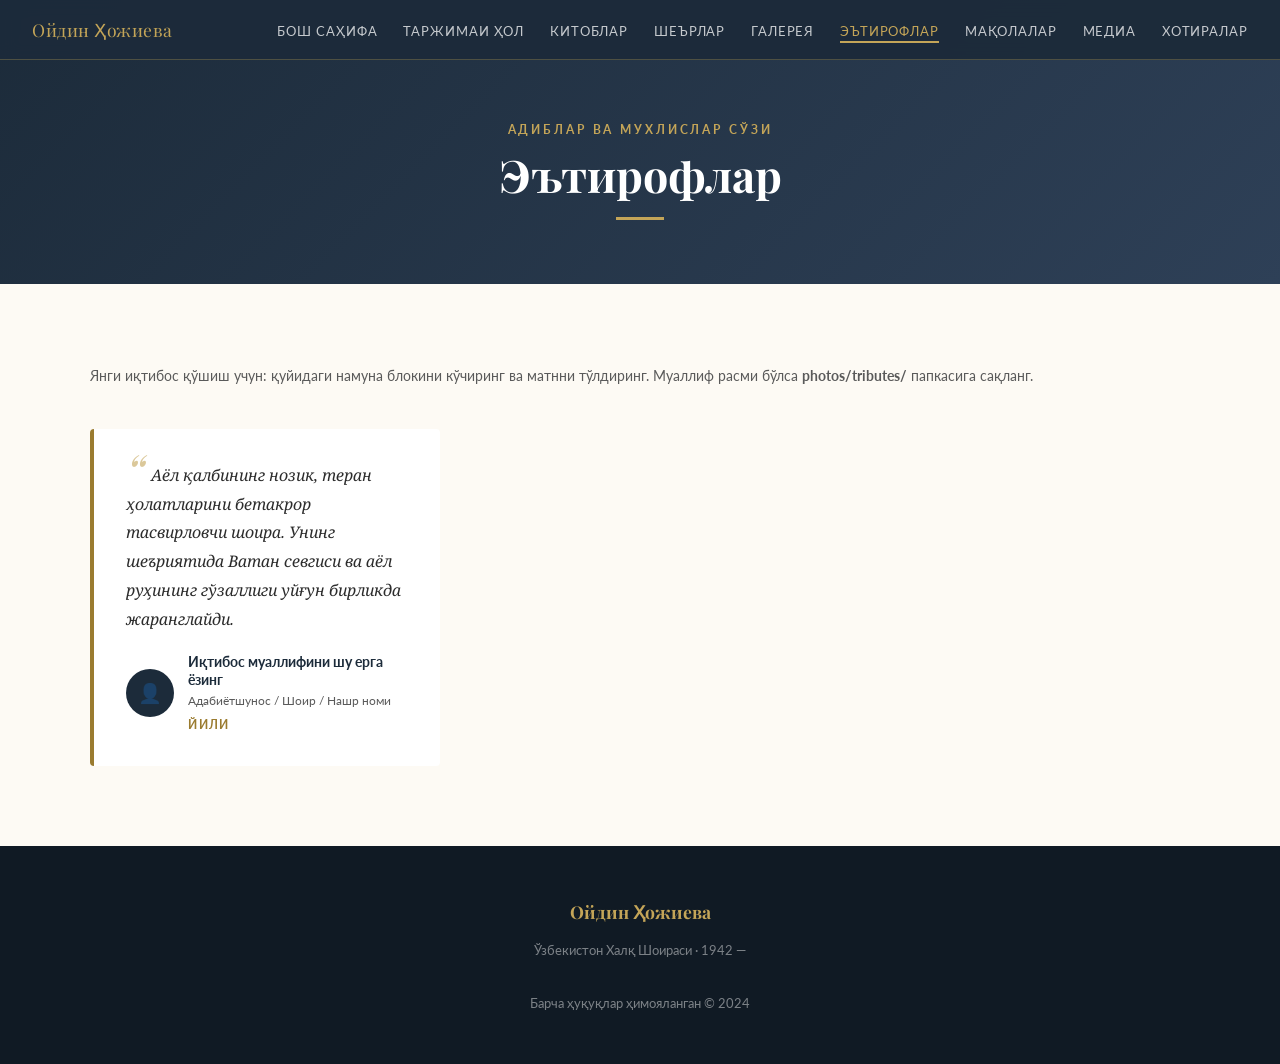
<file: tributes.html>
<!DOCTYPE html>
<html lang="uz">
<head>
  <meta charset="UTF-8" />
  <meta name="viewport" content="width=device-width, initial-scale=1.0" />
  <title>Эътирофлар — Ойдин Ҳожиева</title>
  <link rel="preconnect" href="https://fonts.googleapis.com" />
  <link rel="preconnect" href="https://fonts.gstatic.com" crossorigin />
  <link href="https://fonts.googleapis.com/css2?family=Playfair+Display:ital,wght@0,400;0,700;1,400;1,700&family=Noto+Serif:ital,wght@0,400;0,700;1,400&family=Lato:wght@300;400;700&display=swap" rel="stylesheet" />
  <link rel="stylesheet" href="style.css" />
</head>
<body>

  <nav>
    <a href="index.html" class="nav-brand">Ойдин Ҳожиева</a>
    <ul class="nav-links">
      <li><a href="index.html">Бош саҳифа</a></li>
      <li><a href="biography.html">Таржимаи ҳол</a></li>
      <li><a href="books.html">Китоблар</a></li>
      <li><a href="poems.html">Шеърлар</a></li>
      <li><a href="gallery.html">Галерея</a></li>
      <li><a href="tributes.html" class="active">Эътирофлар</a></li>
      <li><a href="interviews.html">Мақолалар</a></li>
      <li><a href="media.html">Медиа</a></li>
      <li><a href="memories.html">Хотиралар</a></li>
    </ul>
  </nav>

  <div class="page-header">
    <p class="section-label">Адиблар ва мухлислар сўзи</p>
    <h1 class="section-title">Эътирофлар</h1>
    <div class="section-divider"></div>
  </div>

  <section>
    <div class="container-wide">

      <p style="color: var(--text-soft); font-size:0.9rem; margin-bottom: 2.5rem;">
        Янги иқтибос қўшиш учун: қуйидаги намуна блокини кўчиринг ва матнни тўлдиринг.
        Муаллиф расми бўлса <strong>photos/tributes/</strong> папкасига сақланг.
      </p>

      <div class="tributes-grid">

        <!-- =========================================================
             НАМУНА — янги иқтибос қўшиш учун шу блокни кўчиринг:

        <div class="tribute-card">
          <div class="tribute-quote">
            ИҚТИБОС МАТНИ БУ ЕРГА
          </div>
          <div class="tribute-author">
            <img class="tribute-author-photo" src="photos/tributes/FAYL.jpg" alt="Исм"
                 onerror="this.style.display='none'; this.nextElementSibling.style.display='flex';" />
            <div class="tribute-author-placeholder" style="display:none;">👤</div>
            <div>
              <div class="tribute-author-name">МУАЛЛИФ ИСМИ</div>
              <div class="tribute-author-role">Лавозими / Унвони</div>
              <div class="tribute-year">ЙИЛИ</div>
            </div>
          </div>
        </div>
        ========================================================= -->

        <!-- НАМУНА КАРТА 1 -->
        <div class="tribute-card">
          <div class="tribute-quote">
            Аёл қалбининг нозик, теран ҳолатларини бетакрор тасвирловчи шоира. Унинг шеъриятида Ватан севгиси ва аёл руҳининг гўзаллиги уйғун бирликда жаранглайди.
          </div>
          <div class="tribute-author">
            <div class="tribute-author-placeholder">👤</div>
            <div>
              <div class="tribute-author-name">Иқтибос муаллифини шу ерга ёзинг</div>
              <div class="tribute-author-role">Адабиётшунос / Шоир / Нашр номи</div>
              <div class="tribute-year">ЙИЛИ</div>
            </div>
          </div>
        </div>

        <!-- Яна иқтибослар шу ерга қўшилади -->

      </div>
    </div>
  </section>

  <footer>
    <strong>Ойдин Ҳожиева</strong>
    Ўзбекистон Халқ Шоираси · 1942 —
    <br><br>
    Барча ҳуқуқлар ҳимояланган © 2024
  </footer>

</body>
</html>
</file>
<file: style.css>
/* =============================================
   SHARED STYLES — Oydin Hojiyeva Website
   All pages link to this file.
============================================= */

/* RESET & BASE */
*, *::before, *::after { box-sizing: border-box; margin: 0; padding: 0; }

:root {
  --cream:      #FDFAF4;
  --cream-dark: #F0EAD8;
  --gold:       #9A7B2F;
  --gold-light: #C4A558;
  --navy:       #1C2B3A;
  --navy-mid:   #2E4057;
  --text:       #2C2C2C;
  --text-soft:  #5A5A5A;
  --white:      #FFFFFF;
  --radius:     4px;
}

html { scroll-behavior: smooth; }

body {
  font-family: 'Lato', sans-serif;
  background: var(--cream);
  color: var(--text);
  line-height: 1.7;
}

/* =============================================
   NAVIGATION
============================================= */
nav {
  position: fixed;
  top: 0; left: 0; right: 0;
  z-index: 100;
  background: rgba(28, 43, 58, 0.97);
  backdrop-filter: blur(8px);
  padding: 0 2rem;
  display: flex;
  align-items: center;
  justify-content: space-between;
  height: 60px;
  border-bottom: 1px solid rgba(196, 165, 88, 0.3);
}

.nav-brand {
  font-family: 'Playfair Display', serif;
  color: var(--gold-light);
  font-size: 1.1rem;
  letter-spacing: 0.03em;
  text-decoration: none;
  flex-shrink: 0;
}

.nav-links {
  display: flex;
  gap: 1.6rem;
  list-style: none;
  flex-wrap: wrap;
}

.nav-links a {
  color: rgba(255,255,255,0.75);
  text-decoration: none;
  font-size: 0.82rem;
  letter-spacing: 0.07em;
  text-transform: uppercase;
  transition: color 0.2s;
  padding-bottom: 2px;
  border-bottom: 2px solid transparent;
}

.nav-links a:hover { color: var(--gold-light); }
.nav-links a.active {
  color: var(--gold-light);
  border-bottom-color: var(--gold-light);
}

/* =============================================
   PAGE HEADER (inner pages)
============================================= */
.page-header {
  padding: 120px 2rem 4rem;
  background: linear-gradient(135deg, var(--navy) 0%, var(--navy-mid) 100%);
  text-align: center;
}

.page-header .section-label { color: var(--gold-light); }
.page-header .section-title { color: var(--white); }
.page-header .section-divider { margin: 1rem auto 0; background: var(--gold-light); }

/* =============================================
   SECTION SHARED
============================================= */
section { padding: 5rem 2rem; }

.container      { max-width: 900px;  margin: 0 auto; }
.container-wide { max-width: 1100px; margin: 0 auto; }

.section-label {
  font-size: 0.72rem;
  letter-spacing: 0.25em;
  text-transform: uppercase;
  color: var(--gold);
  font-weight: 700;
  margin-bottom: 0.5rem;
}

.section-title {
  font-family: 'Playfair Display', serif;
  font-size: clamp(1.8rem, 4vw, 2.8rem);
  color: var(--navy);
  line-height: 1.2;
  margin-bottom: 0.8rem;
}

.section-divider {
  width: 48px;
  height: 3px;
  background: var(--gold);
  margin-bottom: 2.5rem;
}

/* =============================================
   HERO (home page only)
============================================= */
.hero {
  min-height: 100vh;
  background:
    linear-gradient(to bottom, rgba(28,43,58,0.72) 0%, rgba(28,43,58,0.55) 60%, rgba(28,43,58,0.85) 100%),
    url('https://images.unsplash.com/photo-1457369804613-52c61a468e7d?w=1600&q=80') center/cover no-repeat;
  display: flex;
  align-items: center;
  justify-content: center;
  text-align: center;
  padding: 80px 2rem 4rem;
}

.hero-inner { max-width: 780px; }

.hero-eyebrow {
  font-weight: 300;
  font-size: 0.8rem;
  letter-spacing: 0.25em;
  text-transform: uppercase;
  color: var(--gold-light);
  margin-bottom: 1.2rem;
}

.hero-name {
  font-family: 'Playfair Display', serif;
  font-size: clamp(2.8rem, 7vw, 5.5rem);
  font-weight: 700;
  color: var(--white);
  line-height: 1.1;
  margin-bottom: 1rem;
  text-shadow: 0 2px 20px rgba(0,0,0,0.4);
}

.hero-title {
  font-family: 'Playfair Display', serif;
  font-style: italic;
  font-size: clamp(1rem, 2.5vw, 1.4rem);
  color: var(--gold-light);
  margin-bottom: 2rem;
}

.hero-quote {
  font-family: 'Noto Serif', serif;
  font-style: italic;
  font-size: clamp(0.95rem, 2vw, 1.15rem);
  color: rgba(255,255,255,0.85);
  line-height: 1.8;
  border-top: 1px solid rgba(196,165,88,0.4);
  border-bottom: 1px solid rgba(196,165,88,0.4);
  padding: 1.4rem 1rem;
  margin-bottom: 2.5rem;
}

.hero-scroll {
  display: inline-block;
  color: rgba(255,255,255,0.5);
  font-size: 0.75rem;
  letter-spacing: 0.15em;
  text-transform: uppercase;
  text-decoration: none;
  transition: color 0.2s;
}
.hero-scroll:hover { color: var(--gold-light); }
.hero-scroll span { display: block; margin-top: 0.4rem; font-size: 1.2rem; }

/* =============================================
   QUICK-NAV CARDS (home page)
============================================= */
.qnav-grid {
  display: grid;
  grid-template-columns: repeat(auto-fit, minmax(200px, 1fr));
  gap: 1.2rem;
}

.qnav-card {
  display: block;
  text-decoration: none;
  background: var(--white);
  border: 1px solid var(--cream-dark);
  border-top: 3px solid var(--gold);
  border-radius: var(--radius);
  padding: 1.6rem 1.4rem;
  transition: transform 0.2s, box-shadow 0.2s;
  text-align: center;
}

.qnav-card:hover {
  transform: translateY(-4px);
  box-shadow: 0 8px 24px rgba(0,0,0,0.1);
}

.qnav-icon { font-size: 2rem; margin-bottom: 0.6rem; }

.qnav-title {
  font-family: 'Playfair Display', serif;
  font-size: 1.1rem;
  color: var(--navy);
  margin-bottom: 0.4rem;
}

.qnav-desc {
  font-size: 0.82rem;
  color: var(--text-soft);
  line-height: 1.5;
}

/* =============================================
   BIOGRAPHY
============================================= */
.bio-grid {
  display: grid;
  grid-template-columns: 1fr 2fr;
  gap: 4rem;
  align-items: start;
}

.bio-photo-wrap { position: relative; }

.bio-photo-placeholder {
  width: 100%;
  aspect-ratio: 3/4;
  background: linear-gradient(135deg, var(--navy-mid) 0%, var(--navy) 100%);
  border-radius: var(--radius);
  display: flex;
  flex-direction: column;
  align-items: center;
  justify-content: center;
  color: rgba(255,255,255,0.4);
  font-size: 0.8rem;
  letter-spacing: 0.1em;
  border: 2px dashed rgba(196,165,88,0.3);
  margin-bottom: 1.5rem;
  cursor: pointer;
  transition: border-color 0.2s;
}
.bio-photo-placeholder:hover { border-color: var(--gold); }
.bio-photo-placeholder .icon { font-size: 2.5rem; margin-bottom: 0.5rem; }

.bio-photo {
  width: 100%;
  aspect-ratio: 3/4;
  object-fit: cover;
  border-radius: var(--radius);
  display: block;
  margin-bottom: 1.5rem;
}

.bio-stats {
  background: var(--cream);
  border-left: 3px solid var(--gold);
  padding: 1.2rem 1.4rem;
  border-radius: 0 var(--radius) var(--radius) 0;
}

.bio-stat { display: flex; flex-direction: column; margin-bottom: 1rem; }
.bio-stat:last-child { margin-bottom: 0; }

.bio-stat-label {
  font-size: 0.7rem;
  text-transform: uppercase;
  letter-spacing: 0.12em;
  color: var(--text-soft);
  margin-bottom: 0.15rem;
}

.bio-stat-value {
  font-family: 'Noto Serif', serif;
  font-size: 0.95rem;
  color: var(--navy);
  font-weight: 700;
}

.bio-content p {
  font-size: 1.0rem;
  color: var(--text);
  margin-bottom: 1.2rem;
  line-height: 1.85;
}
.bio-content p:last-child { margin-bottom: 0; }

.highlight-box {
  background: linear-gradient(135deg, var(--navy) 0%, var(--navy-mid) 100%);
  color: var(--white);
  padding: 1.6rem 2rem;
  border-radius: var(--radius);
  margin-top: 2rem;
}
.highlight-box p {
  color: rgba(255,255,255,0.9) !important;
  font-family: 'Noto Serif', serif;
  font-style: italic;
  margin-bottom: 0.5rem !important;
}
.highlight-box cite { font-size: 0.8rem; color: var(--gold-light); letter-spacing: 0.08em; }

/* =============================================
   BOOKS
============================================= */
.books-grid {
  display: grid;
  grid-template-columns: repeat(auto-fill, minmax(200px, 1fr));
  gap: 1.4rem;
}

.book-card {
  background: var(--white);
  border-radius: var(--radius);
  overflow: hidden;
  border: 1px solid var(--cream-dark);
  transition: transform 0.2s, box-shadow 0.2s;
}

.book-card:hover {
  transform: translateY(-4px);
  box-shadow: 0 8px 24px rgba(0,0,0,0.1);
}

.book-cover {
  width: 100%;
  aspect-ratio: 2/3;
  object-fit: cover;
  display: block;
  background: linear-gradient(135deg, var(--navy-mid), var(--navy));
}

.book-cover-placeholder {
  width: 100%;
  aspect-ratio: 2/3;
  background: linear-gradient(135deg, var(--navy-mid) 0%, var(--navy) 100%);
  display: flex;
  flex-direction: column;
  align-items: center;
  justify-content: center;
  color: rgba(255,255,255,0.3);
  font-size: 0.72rem;
  letter-spacing: 0.08em;
  text-align: center;
  padding: 1rem;
  cursor: pointer;
  transition: background 0.2s;
}
.book-cover-placeholder:hover { background: linear-gradient(135deg, #3a5068, #2E4057); }
.book-cover-placeholder .cover-icon { font-size: 2rem; margin-bottom: 0.4rem; }

.book-info {
  padding: 1rem 1rem 1.2rem;
  border-top: 3px solid var(--gold);
}

.book-title {
  font-family: 'Noto Serif', serif;
  font-weight: 700;
  font-size: 0.95rem;
  color: var(--navy);
  margin-bottom: 0.25rem;
  line-height: 1.4;
}

.book-translation {
  font-style: italic;
  font-size: 0.8rem;
  color: var(--text-soft);
  margin-bottom: 0.5rem;
  line-height: 1.4;
}

.book-year {
  font-size: 0.72rem;
  font-weight: 700;
  letter-spacing: 0.1em;
  color: var(--gold);
}

/* =============================================
   POEMS
============================================= */
.poems-tabs {
  display: flex;
  gap: 0.5rem;
  flex-wrap: wrap;
  margin-bottom: 2.5rem;
}

.poem-tab {
  padding: 0.5rem 1.2rem;
  border: 1px solid rgba(154,123,47,0.4);
  background: transparent;
  color: var(--text-soft);
  font-size: 0.82rem;
  font-family: 'Lato', sans-serif;
  border-radius: 24px;
  cursor: pointer;
  transition: all 0.2s;
}
.poem-tab:hover, .poem-tab.active {
  background: var(--navy);
  border-color: var(--navy);
  color: var(--white);
}

.poem-panel { display: none; }
.poem-panel.active { display: block; }

.poem-card { max-width: 680px; }

.poem-heading {
  font-family: 'Playfair Display', serif;
  font-size: clamp(1.3rem, 3vw, 1.9rem);
  color: var(--navy);
  margin-bottom: 0.4rem;
}

.poem-title-en {
  font-size: 0.85rem;
  color: var(--text-soft);
  font-style: italic;
  margin-bottom: 2rem;
}

.poem-body {
  font-family: 'Noto Serif', serif;
  font-size: 1.05rem;
  line-height: 2;
  color: var(--text);
}

.poem-stanza { margin-bottom: 1.5rem; }

/* =============================================
   GALLERY
============================================= */
.gallery-section { margin-bottom: 3.5rem; }

.gallery-section-title {
  font-family: 'Playfair Display', serif;
  font-size: 1.3rem;
  color: var(--navy);
  margin-bottom: 1.2rem;
  padding-bottom: 0.5rem;
  border-bottom: 2px solid var(--cream-dark);
}

.photo-grid {
  display: grid;
  grid-template-columns: repeat(auto-fill, minmax(220px, 1fr));
  gap: 1rem;
}

.photo-item { position: relative; overflow: hidden; border-radius: var(--radius); cursor: pointer; }

.photo-item img {
  width: 100%;
  aspect-ratio: 4/3;
  object-fit: cover;
  display: block;
  transition: transform 0.3s;
}
.photo-item:hover img { transform: scale(1.04); }

/* Portrait photos (taller than wide) */
.portrait-item img,
.portrait-item .photo-placeholder { aspect-ratio: 3/4; }

/* Portrait grid — photos flow side by side, wrap to next row */
.photo-grid.portrait-grid {
  display: grid;
  grid-template-columns: repeat(auto-fill, minmax(180px, 1fr));
  gap: 1rem;
}

.photo-placeholder {
  width: 100%;
  aspect-ratio: 4/3;
  background: linear-gradient(135deg, var(--navy-mid), var(--navy));
  display: flex;
  flex-direction: column;
  align-items: center;
  justify-content: center;
  color: rgba(255,255,255,0.3);
  font-size: 0.75rem;
  letter-spacing: 0.08em;
  border: 2px dashed rgba(196,165,88,0.2);
  border-radius: var(--radius);
  text-align: center;
  padding: 1rem;
}
.photo-placeholder .ph-icon { font-size: 2rem; margin-bottom: 0.4rem; }

.photo-caption {
  position: absolute;
  bottom: 0; left: 0; right: 0;
  background: linear-gradient(to top, rgba(28,43,58,0.9), transparent);
  color: rgba(255,255,255,0.9);
  font-size: 0.78rem;
  padding: 1.5rem 0.8rem 0.6rem;
  transform: translateY(100%);
  transition: transform 0.3s;
}
.photo-item:hover .photo-caption { transform: translateY(0); }

/* Lightbox */
.lightbox {
  display: none;
  position: fixed;
  inset: 0;
  background: rgba(0,0,0,0.92);
  z-index: 999;
  align-items: center;
  justify-content: center;
  padding: 2rem;
}
.lightbox.open { display: flex; }
.lightbox img {
  max-width: 90vw;
  max-height: 85vh;
  object-fit: contain;
  border-radius: var(--radius);
}
.lightbox-close {
  position: absolute;
  top: 1.5rem; right: 2rem;
  color: white;
  font-size: 2rem;
  cursor: pointer;
  background: none;
  border: none;
  line-height: 1;
}
.lightbox-caption {
  position: absolute;
  bottom: 1.5rem;
  left: 50%;
  transform: translateX(-50%);
  color: rgba(255,255,255,0.7);
  font-size: 0.85rem;
  text-align: center;
}

/* =============================================
   TRIBUTES
============================================= */
.tributes-grid {
  display: grid;
  grid-template-columns: repeat(auto-fill, minmax(320px, 1fr));
  gap: 1.6rem;
}

.tribute-card {
  background: var(--white);
  border-radius: var(--radius);
  padding: 2rem;
  border-left: 4px solid var(--gold);
  transition: box-shadow 0.2s;
}
.tribute-card:hover { box-shadow: 0 6px 20px rgba(0,0,0,0.08); }

.tribute-quote {
  font-family: 'Noto Serif', serif;
  font-style: italic;
  font-size: 1.0rem;
  line-height: 1.8;
  color: var(--text);
  margin-bottom: 1.2rem;
  position: relative;
}
.tribute-quote::before {
  content: '\201C';
  font-family: 'Playfair Display', serif;
  font-size: 3rem;
  color: var(--gold-light);
  line-height: 0;
  vertical-align: -0.6rem;
  margin-right: 0.1rem;
  opacity: 0.6;
}

.tribute-author {
  display: flex;
  align-items: center;
  gap: 0.9rem;
}

.tribute-author-photo {
  width: 48px;
  height: 48px;
  border-radius: 50%;
  object-fit: cover;
  flex-shrink: 0;
  border: 2px solid var(--cream-dark);
}

.tribute-author-placeholder {
  width: 48px;
  height: 48px;
  border-radius: 50%;
  background: var(--navy);
  flex-shrink: 0;
  display: flex;
  align-items: center;
  justify-content: center;
  color: rgba(255,255,255,0.3);
  font-size: 1.2rem;
}

.tribute-author-name {
  font-weight: 700;
  font-size: 0.9rem;
  color: var(--navy);
  line-height: 1.3;
}

.tribute-author-role {
  font-size: 0.78rem;
  color: var(--text-soft);
}

.tribute-year {
  font-size: 0.72rem;
  color: var(--gold);
  font-weight: 700;
  letter-spacing: 0.1em;
  margin-top: 0.2rem;
}

/* =============================================
   AWARDS
============================================= */
.awards-section { background: var(--navy); }
.awards-section .section-title  { color: var(--white); }
.awards-section .section-label  { color: var(--gold-light); }
.awards-section .section-divider { background: var(--gold-light); }

.awards-grid {
  display: grid;
  grid-template-columns: repeat(auto-fit, minmax(280px, 1fr));
  gap: 1.5rem;
}

.award-card {
  border: 1px solid rgba(196,165,88,0.25);
  border-radius: var(--radius);
  padding: 1.8rem;
  transition: border-color 0.2s;
}
.award-card:hover { border-color: var(--gold-light); }

.award-year {
  font-family: 'Playfair Display', serif;
  font-size: 2.2rem;
  font-weight: 700;
  color: var(--gold-light);
  line-height: 1;
  margin-bottom: 0.5rem;
}

.award-title {
  font-family: 'Noto Serif', serif;
  font-size: 1.0rem;
  color: var(--white);
  margin-bottom: 0.4rem;
  line-height: 1.4;
}

.award-desc { font-size: 0.85rem; color: rgba(255,255,255,0.5); line-height: 1.5; }

.award-photo {
  width: 100%;
  aspect-ratio: 4/3;
  object-fit: cover;
  border-radius: var(--radius);
  margin-bottom: 1.2rem;
  display: block;
  border: 1px solid rgba(196,165,88,0.2);
}

/* =============================================
   FOOTER
============================================= */
footer {
  background: #101A24;
  color: rgba(255,255,255,0.45);
  text-align: center;
  padding: 3rem 2rem;
  font-size: 0.82rem;
  line-height: 2;
}
footer strong {
  display: block;
  font-family: 'Playfair Display', serif;
  font-size: 1.1rem;
  color: var(--gold-light);
  margin-bottom: 0.5rem;
}
footer a { color: var(--gold-light); text-decoration: none; }

/* =============================================
   "VIEW ALL" LINK
============================================= */
.view-all {
  display: inline-block;
  margin-top: 2rem;
  color: var(--gold);
  font-weight: 700;
  font-size: 0.85rem;
  letter-spacing: 0.08em;
  text-decoration: none;
  text-transform: uppercase;
  border-bottom: 2px solid var(--gold);
  padding-bottom: 2px;
  transition: color 0.2s;
}
.view-all:hover { color: var(--navy); border-bottom-color: var(--navy); }

/* =============================================
   RESPONSIVE
============================================= */
@media (max-width: 768px) {
  .bio-grid { grid-template-columns: 1fr; gap: 2rem; }
  .bio-photo-placeholder { aspect-ratio: 1/1; max-width: 260px; margin: 0 auto 1.5rem; }
  .nav-links { gap: 1.2rem; }
  .nav-links a { font-size: 0.75rem; }
  section { padding: 4rem 1.4rem; }
  .tributes-grid { grid-template-columns: 1fr; }
}

@media (max-width: 480px) {
  .nav-links { display: none; }
}
</file>
